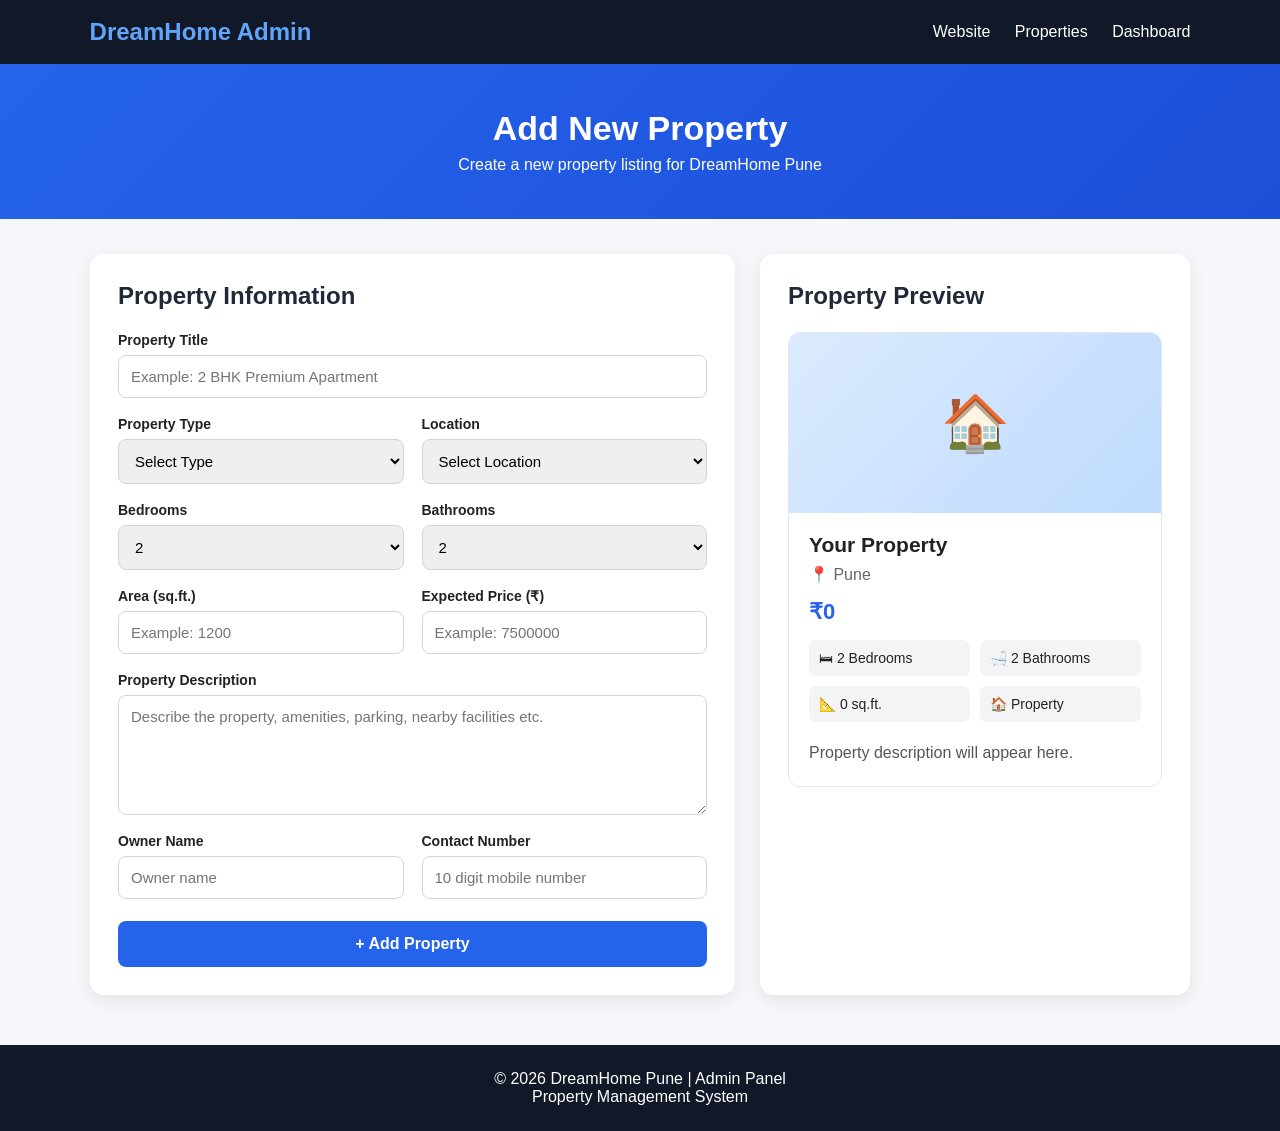
<file: add-property.html>
<!DOCTYPE html>
<html lang="en">
<head>
    <meta charset="UTF-8">
    <meta name="viewport" content="width=device-width, initial-scale=1.0">

    <title>Add Property | DreamHome Pune</title>

    <style>
        * {
            box-sizing: border-box;
            margin: 0;
            padding: 0;
            font-family: Arial, sans-serif;
        }

        body {
            background: #f5f7fa;
            color: #222;
        }

        nav {
            background: #111827;
            color: white;
            padding: 18px 7%;
            display: flex;
            justify-content: space-between;
            align-items: center;
        }

        nav h2 {
            color: #60a5fa;
        }

        nav a {
            color: white;
            text-decoration: none;
            margin-left: 20px;
        }

        nav a:hover {
            color: #60a5fa;
        }

        .hero {
            background: linear-gradient(135deg, #2563eb, #1d4ed8);
            color: white;
            text-align: center;
            padding: 45px 20px;
        }

        .hero h1 {
            font-size: 34px;
            margin-bottom: 8px;
        }

        .hero p {
            font-size: 16px;
        }

        .container {
            width: 88%;
            max-width: 1100px;
            margin: 35px auto;
        }

        .layout {
            display: grid;
            grid-template-columns: 1.5fr 1fr;
            gap: 25px;
        }

        .card {
            background: white;
            padding: 28px;
            border-radius: 14px;
            box-shadow: 0 5px 18px rgba(0,0,0,0.08);
        }

        .card h2 {
            margin-bottom: 22px;
            color: #1f2937;
        }

        .form-grid {
            display: grid;
            grid-template-columns: 1fr 1fr;
            gap: 18px;
        }

        .form-group {
            display: flex;
            flex-direction: column;
        }

        .full {
            grid-column: 1 / -1;
        }

        label {
            font-weight: bold;
            margin-bottom: 7px;
            font-size: 14px;
        }

        input,
        select,
        textarea {
            width: 100%;
            padding: 12px;
            border: 1px solid #d1d5db;
            border-radius: 8px;
            font-size: 15px;
            outline: none;
        }

        input:focus,
        select:focus,
        textarea:focus {
            border-color: #2563eb;
        }

        textarea {
            min-height: 120px;
            resize: vertical;
        }

        .submit-btn {
            margin-top: 22px;
            width: 100%;
            padding: 14px;
            border: none;
            border-radius: 8px;
            background: #2563eb;
            color: white;
            font-size: 16px;
            font-weight: bold;
            cursor: pointer;
        }

        .submit-btn:hover {
            background: #1d4ed8;
        }

        .preview {
            border: 1px solid #e5e7eb;
            border-radius: 12px;
            overflow: hidden;
        }

        .preview-image {
            height: 180px;
            background: linear-gradient(135deg, #dbeafe, #bfdbfe);
            display: flex;
            align-items: center;
            justify-content: center;
            font-size: 55px;
        }

        .preview-content {
            padding: 20px;
        }

        .preview-content h3 {
            font-size: 21px;
            margin-bottom: 8px;
        }

        .location {
            color: #666;
            margin-bottom: 15px;
        }

        .preview-price {
            color: #2563eb;
            font-size: 22px;
            font-weight: bold;
            margin-bottom: 15px;
        }

        .details {
            display: grid;
            grid-template-columns: 1fr 1fr;
            gap: 10px;
            margin-bottom: 18px;
        }

        .detail {
            background: #f3f4f6;
            padding: 10px;
            border-radius: 7px;
            font-size: 14px;
        }

        .preview-description {
            color: #555;
            line-height: 1.6;
        }

        .success {
            display: none;
            margin-top: 18px;
            padding: 14px;
            background: #dcfce7;
            color: #166534;
            border-radius: 8px;
            text-align: center;
        }

        footer {
            margin-top: 50px;
            background: #111827;
            color: white;
            text-align: center;
            padding: 25px;
        }

        @media (max-width: 800px) {

            .layout {
                grid-template-columns: 1fr;
            }

            .form-grid {
                grid-template-columns: 1fr;
            }

            .full {
                grid-column: auto;
            }

            nav {
                flex-direction: column;
                gap: 12px;
            }

            nav a {
                margin: 5px;
            }
        }
    </style>
</head>

<body>

    <nav>

        <h2>DreamHome Admin</h2>

        <div>
            <a href="index.html">Website</a>
            <a href="properties.html">Properties</a>
            <a href="admin-dashboard.html">Dashboard</a>
        </div>

    </nav>


    <section class="hero">

        <h1>Add New Property</h1>

        <p>Create a new property listing for DreamHome Pune</p>

    </section>


    <div class="container">

        <div class="layout">


            <!-- FORM -->

            <div class="card">

                <h2>Property Information</h2>

                <form id="propertyForm">

                    <div class="form-grid">


                        <div class="form-group full">

                            <label>Property Title</label>

                            <input
                                type="text"
                                id="title"
                                placeholder="Example: 2 BHK Premium Apartment"
                                required
                            >

                        </div>


                        <div class="form-group">

                            <label>Property Type</label>

                            <select id="type" required>

                                <option value="">Select Type</option>

                                <option>Apartment</option>
                                <option>Villa</option>
                                <option>Independent House</option>
                                <option>Plot</option>
                                <option>Commercial Property</option>
                                <option>Office</option>

                            </select>

                        </div>


                        <div class="form-group">

                            <label>Location</label>

                            <select id="location" required>

                                <option value="">Select Location</option>

                                <option>Nigdi</option>
                                <option>Pradhikaran</option>
                                <option>Akurdi</option>
                                <option>Chinchwad</option>
                                <option>Pimpri</option>
                                <option>Ravet</option>
                                <option>Tathawade</option>
                                <option>Wakad</option>

                            </select>

                        </div>


                        <div class="form-group">

                            <label>Bedrooms</label>

                            <select id="bedrooms">

                                <option>1</option>
                                <option selected>2</option>
                                <option>3</option>
                                <option>4</option>
                                <option>5+</option>

                            </select>

                        </div>


                        <div class="form-group">

                            <label>Bathrooms</label>

                            <select id="bathrooms">

                                <option>1</option>
                                <option selected>2</option>
                                <option>3</option>
                                <option>4</option>
                                <option>5+</option>

                            </select>

                        </div>


                        <div class="form-group">

                            <label>Area (sq.ft.)</label>

                            <input
                                type="number"
                                id="area"
                                placeholder="Example: 1200"
                                min="100"
                                required
                            >

                        </div>


                        <div class="form-group">

                            <label>Expected Price (₹)</label>

                            <input
                                type="number"
                                id="price"
                                placeholder="Example: 7500000"
                                min="100000"
                                required
                            >

                        </div>


                        <div class="form-group full">

                            <label>Property Description</label>

                            <textarea
                                id="description"
                                placeholder="Describe the property, amenities, parking, nearby facilities etc."
                                required
                            ></textarea>

                        </div>


                        <div class="form-group">

                            <label>Owner Name</label>

                            <input
                                type="text"
                                id="owner"
                                placeholder="Owner name"
                                required
                            >

                        </div>


                        <div class="form-group">

                            <label>Contact Number</label>

                            <input
                                type="tel"
                                id="phone"
                                placeholder="10 digit mobile number"
                                maxlength="10"
                                required
                            >

                        </div>


                    </div>


                    <button type="submit" class="submit-btn">
                        + Add Property
                    </button>


                    <div class="success" id="successMessage">
                        ✓ Property added successfully!
                    </div>

                </form>

            </div>


            <!-- PREVIEW -->

            <div class="card">

                <h2>Property Preview</h2>

                <div class="preview">

                    <div class="preview-image">
                        🏠
                    </div>

                    <div class="preview-content">

                        <h3 id="previewTitle">
                            Your Property
                        </h3>

                        <p class="location" id="previewLocation">
                            📍 Pune
                        </p>

                        <div class="preview-price" id="previewPrice">
                            ₹0
                        </div>


                        <div class="details">

                            <div class="detail">
                                🛏 <span id="previewBedrooms">2</span> Bedrooms
                            </div>

                            <div class="detail">
                                🛁 <span id="previewBathrooms">2</span> Bathrooms
                            </div>

                            <div class="detail">
                                📐 <span id="previewArea">0</span> sq.ft.
                            </div>

                            <div class="detail">
                                🏠 <span id="previewType">Property</span>
                            </div>

                        </div>


                        <p
                            class="preview-description"
                            id="previewDescription"
                        >
                            Property description will appear here.
                        </p>

                    </div>

                </div>

            </div>

        </div>

    </div>


    <footer>

        <p>© 2026 DreamHome Pune | Admin Panel</p>

        <p>Property Management System</p>

    </footer>


    <script>

        const title =
            document.getElementById("title");

        const type =
            document.getElementById("type");

        const location =
            document.getElementById("location");

        const bedrooms =
            document.getElementById("bedrooms");

        const bathrooms =
            document.getElementById("bathrooms");

        const area =
            document.getElementById("area");

        const price =
            document.getElementById("price");

        const description =
            document.getElementById("description");


        function updatePreview() {

            document.getElementById("previewTitle").textContent =
                title.value || "Your Property";

            document.getElementById("previewLocation").textContent =
                location.value
                ? "📍 " + location.value + ", Pune"
                : "📍 Pune";

            document.getElementById("previewType").textContent =
                type.value || "Property";

            document.getElementById("previewBedrooms").textContent =
                bedrooms.value;

            document.getElementById("previewBathrooms").textContent =
                bathrooms.value;

            document.getElementById("previewArea").textContent =
                area.value || "0";

            document.getElementById("previewDescription").textContent =
                description.value ||
                "Property description will appear here.";

            if (price.value) {

                document.getElementById("previewPrice").textContent =
                    "₹" + Number(price.value).toLocaleString("en-IN");

            } else {

                document.getElementById("previewPrice").textContent =
                    "₹0";

            }
        }


        title.addEventListener("input", updatePreview);
        type.addEventListener("change", updatePreview);
        location.addEventListener("change", updatePreview);
        bedrooms.addEventListener("change", updatePreview);
        bathrooms.addEventListener("change", updatePreview);
        area.addEventListener("input", updatePreview);
        price.addEventListener("input", updatePreview);
        description.addEventListener("input", updatePreview);


        document
            .getElementById("propertyForm")
            .addEventListener("submit", function(event) {

                event.preventDefault();

                const phone =
                    document.getElementById("phone").value;

                if (!/^[0-9]{10}$/.test(phone)) {

                    alert("Please enter a valid 10-digit phone number.");

                    return;
                }


                document.getElementById("successMessage")
                    .style.display = "block";


                setTimeout(function() {

                    document.getElementById("successMessage")
                        .style.display = "none";

                }, 3000);

            });

    </script>

</body>
</html>
</file>
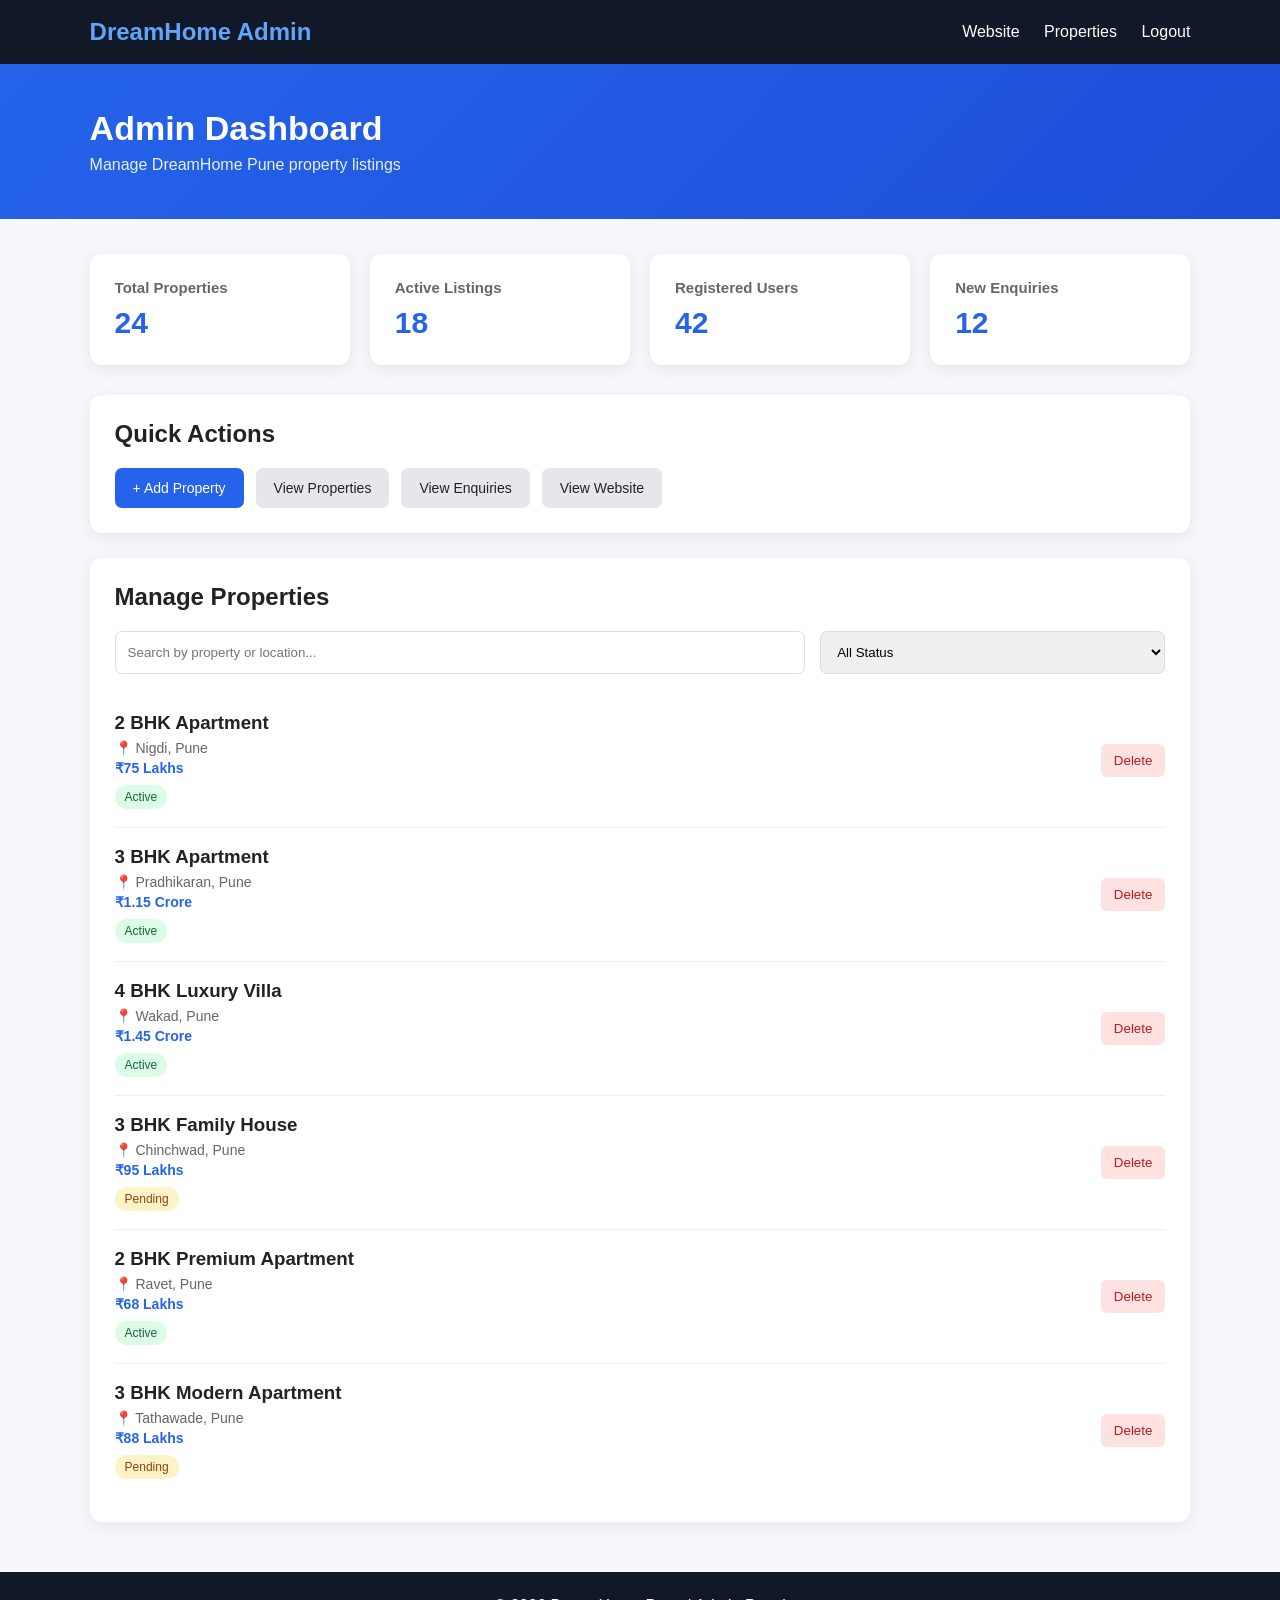
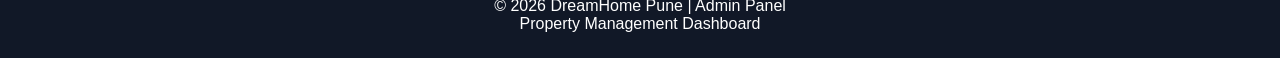
<file: admin-dashboard.html>
<!DOCTYPE html>
<html lang="en">
<head>
    <meta charset="UTF-8">
    <meta name="viewport" content="width=device-width, initial-scale=1.0">
    <title>Admin Dashboard | DreamHome Pune</title>

    <style>
        * {
            box-sizing: border-box;
            margin: 0;
            padding: 0;
            font-family: Arial, sans-serif;
        }

        body {
            background: #f5f7fa;
            color: #222;
        }

        nav {
            background: #111827;
            color: white;
            padding: 18px 7%;
            display: flex;
            justify-content: space-between;
            align-items: center;
        }

        nav h2 {
            color: #60a5fa;
        }

        nav a {
            color: white;
            text-decoration: none;
            margin-left: 20px;
        }

        nav a:hover {
            color: #60a5fa;
        }

        .hero {
            background: linear-gradient(135deg, #2563eb, #1d4ed8);
            color: white;
            padding: 45px 7%;
        }

        .hero h1 {
            font-size: 34px;
            margin-bottom: 8px;
        }

        .hero p {
            opacity: 0.9;
        }

        .container {
            width: 86%;
            max-width: 1200px;
            margin: 35px auto;
        }

        .stats {
            display: grid;
            grid-template-columns: repeat(4, 1fr);
            gap: 20px;
            margin-bottom: 30px;
        }

        .stat-card {
            background: white;
            padding: 25px;
            border-radius: 12px;
            box-shadow: 0 4px 15px rgba(0,0,0,0.07);
        }

        .stat-card h3 {
            color: #666;
            font-size: 15px;
            margin-bottom: 10px;
        }

        .stat-card strong {
            font-size: 30px;
            color: #2563eb;
        }

        .section {
            background: white;
            padding: 25px;
            border-radius: 12px;
            margin-bottom: 25px;
            box-shadow: 0 4px 15px rgba(0,0,0,0.07);
        }

        .section h2 {
            margin-bottom: 20px;
        }

        .actions {
            display: flex;
            gap: 12px;
            flex-wrap: wrap;
        }

        .btn {
            display: inline-block;
            padding: 12px 18px;
            border-radius: 7px;
            text-decoration: none;
            border: none;
            cursor: pointer;
            font-size: 14px;
        }

        .primary {
            background: #2563eb;
            color: white;
        }

        .secondary {
            background: #e5e7eb;
            color: #222;
        }

        .primary:hover {
            background: #1d4ed8;
        }

        .secondary:hover {
            background: #d1d5db;
        }

        .filters {
            display: grid;
            grid-template-columns: 2fr 1fr;
            gap: 15px;
            margin-bottom: 20px;
        }

        .filters input,
        .filters select {
            padding: 12px;
            border: 1px solid #ddd;
            border-radius: 7px;
            outline: none;
        }

        .filters input:focus,
        .filters select:focus {
            border-color: #2563eb;
        }

        .property {
            display: flex;
            justify-content: space-between;
            align-items: center;
            padding: 18px 0;
            border-bottom: 1px solid #eee;
            gap: 15px;
        }

        .property:last-child {
            border-bottom: none;
        }

        .property-info h3 {
            margin-bottom: 6px;
        }

        .property-info p {
            color: #666;
            font-size: 14px;
            margin: 4px 0;
        }

        .price {
            color: #2563eb !important;
            font-weight: bold;
        }

        .status {
            display: inline-block;
            padding: 5px 10px;
            border-radius: 20px;
            font-size: 12px;
            margin-top: 5px;
        }

        .active {
            background: #dcfce7;
            color: #166534;
        }

        .pending {
            background: #fef3c7;
            color: #92400e;
        }

        .delete-btn {
            background: #fee2e2;
            color: #b91c1c;
            border: none;
            padding: 9px 13px;
            border-radius: 6px;
            cursor: pointer;
        }

        .delete-btn:hover {
            background: #fecaca;
        }

        .no-results {
            display: none;
            text-align: center;
            padding: 25px;
            color: #777;
        }

        footer {
            margin-top: 50px;
            background: #111827;
            color: white;
            text-align: center;
            padding: 25px;
        }

        @media (max-width: 800px) {
            .stats {
                grid-template-columns: repeat(2, 1fr);
            }

            .filters {
                grid-template-columns: 1fr;
            }

            .property {
                flex-direction: column;
                align-items: flex-start;
            }
        }

        @media (max-width: 500px) {
            .stats {
                grid-template-columns: 1fr;
            }

            nav {
                flex-direction: column;
                gap: 12px;
            }

            nav a {
                margin: 5px;
            }

            .container {
                width: 92%;
            }
        }
    </style>
</head>

<body>

    <nav>
        <h2>DreamHome Admin</h2>

        <div>
            <a href="index.html">Website</a>
            <a href="properties.html">Properties</a>
            <a href="login.html">Logout</a>
        </div>
    </nav>

    <section class="hero">
        <h1>Admin Dashboard</h1>
        <p>Manage DreamHome Pune property listings</p>
    </section>

    <div class="container">

        <!-- Statistics -->

        <div class="stats">

            <div class="stat-card">
                <h3>Total Properties</h3>
                <strong id="totalProperties">24</strong>
            </div>

            <div class="stat-card">
                <h3>Active Listings</h3>
                <strong id="activeProperties">18</strong>
            </div>

            <div class="stat-card">
                <h3>Registered Users</h3>
                <strong>42</strong>
            </div>

            <div class="stat-card">
                <h3>New Enquiries</h3>
                <strong>12</strong>
            </div>

        </div>

        <!-- Quick Actions -->

        <div class="section">

            <h2>Quick Actions</h2>

            <div class="actions">

                <a href="add-property.html" class="btn primary">
                    + Add Property
                </a>

                <a href="properties.html" class="btn secondary">
                    View Properties
                </a>

                <a href="contact-owner.html" class="btn secondary">
                    View Enquiries
                </a>

                <a href="index.html" class="btn secondary">
                    View Website
                </a>

            </div>

        </div>

        <!-- Property Management -->

        <div class="section">

            <h2>Manage Properties</h2>

            <div class="filters">

                <input
                    type="text"
                    id="searchProperty"
                    placeholder="Search by property or location..."
                    onkeyup="filterProperties()"
                >

                <select id="statusFilter" onchange="filterProperties()">
                    <option value="all">All Status</option>
                    <option value="active">Active</option>
                    <option value="pending">Pending</option>
                </select>

            </div>

            <div id="propertyList">

                <div class="property" data-status="active">

                    <div class="property-info">
                        <h3>2 BHK Apartment</h3>
                        <p>📍 Nigdi, Pune</p>
                        <p class="price">₹75 Lakhs</p>
                        <span class="status active">Active</span>
                    </div>

                    <button class="delete-btn"
                            onclick="deleteProperty(this)">
                        Delete
                    </button>

                </div>

                <div class="property" data-status="active">

                    <div class="property-info">
                        <h3>3 BHK Apartment</h3>
                        <p>📍 Pradhikaran, Pune</p>
                        <p class="price">₹1.15 Crore</p>
                        <span class="status active">Active</span>
                    </div>

                    <button class="delete-btn"
                            onclick="deleteProperty(this)">
                        Delete
                    </button>

                </div>

                <div class="property" data-status="active">

                    <div class="property-info">
                        <h3>4 BHK Luxury Villa</h3>
                        <p>📍 Wakad, Pune</p>
                        <p class="price">₹1.45 Crore</p>
                        <span class="status active">Active</span>
                    </div>

                    <button class="delete-btn"
                            onclick="deleteProperty(this)">
                        Delete
                    </button>

                </div>

                <div class="property" data-status="pending">

                    <div class="property-info">
                        <h3>3 BHK Family House</h3>
                        <p>📍 Chinchwad, Pune</p>
                        <p class="price">₹95 Lakhs</p>
                        <span class="status pending">Pending</span>
                    </div>

                    <button class="delete-btn"
                            onclick="deleteProperty(this)">
                        Delete
                    </button>

                </div>

                <div class="property" data-status="active">

                    <div class="property-info">
                        <h3>2 BHK Premium Apartment</h3>
                        <p>📍 Ravet, Pune</p>
                        <p class="price">₹68 Lakhs</p>
                        <span class="status active">Active</span>
                    </div>

                    <button class="delete-btn"
                            onclick="deleteProperty(this)">
                        Delete
                    </button>

                </div>

                <div class="property" data-status="pending">

                    <div class="property-info">
                        <h3>3 BHK Modern Apartment</h3>
                        <p>📍 Tathawade, Pune</p>
                        <p class="price">₹88 Lakhs</p>
                        <span class="status pending">Pending</span>
                    </div>

                    <button class="delete-btn"
                            onclick="deleteProperty(this)">
                        Delete
                    </button>

                </div>

            </div>

            <div class="no-results" id="noResults">
                No properties found.
            </div>

        </div>

    </div>

    <footer>
        <p>© 2026 DreamHome Pune | Admin Panel</p>
        <p>Property Management Dashboard</p>
    </footer>


    <script>

        function filterProperties() {

            const search =
                document.getElementById("searchProperty")
                .value.toLowerCase();

            const status =
                document.getElementById("statusFilter")
                .value;

            const properties =
                document.querySelectorAll(".property");

            let visible = 0;

            properties.forEach(function(property) {

                const text =
                    property.innerText.toLowerCase();

                const propertyStatus =
                    property.dataset.status;

                const searchMatch =
                    text.includes(search);

                const statusMatch =
                    status === "all" ||
                    propertyStatus === status;

                if (searchMatch && statusMatch) {

                    property.style.display = "flex";
                    visible++;

                } else {

                    property.style.display = "none";

                }

            });

            document.getElementById("noResults").style.display =
                visible === 0 ? "block" : "none";
        }


        function deleteProperty(button) {

            const property =
                button.closest(".property");

            const confirmDelete =
                confirm("Are you sure you want to delete this property?");

            if (confirmDelete) {

                property.remove();

                updatePropertyCount();

                filterProperties();

            }
        }


        function updatePropertyCount() {

            const remaining =
                document.querySelectorAll(".property").length;

            document.getElementById("totalProperties").textContent =
                remaining;
        }

    </script>

</body>
</html>
</file>
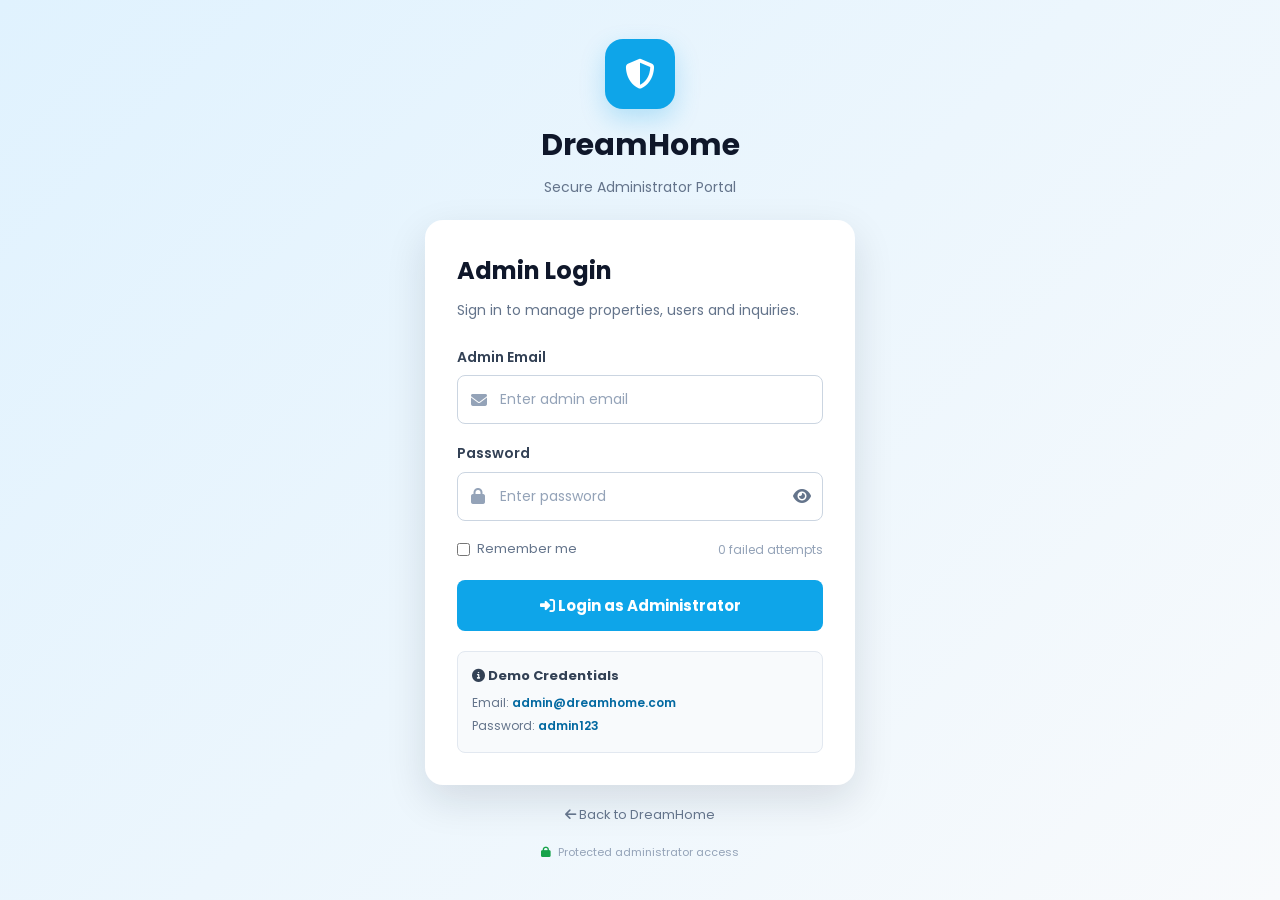
<file: admin-login.html>
<!DOCTYPE html>
<html lang="en">

<head>

    <meta charset="UTF-8">

    <meta name="viewport"
        content="width=device-width, initial-scale=1.0">

    <title>Admin Login | DreamHome</title>

    <link rel="stylesheet" href="style.css">

    <link rel="stylesheet"
        href="https://cdnjs.cloudflare.com/ajax/libs/font-awesome/6.5.2/css/all.min.css">

    <style>

        * {
            box-sizing: border-box;
        }


        body {

            margin: 0;

            min-height: 100vh;

            background:
                linear-gradient(
                    135deg,
                    #e0f2fe,
                    #f8fafc
                );

            font-family: Arial, sans-serif;

        }


        /* =========================
           LOGIN PAGE
        ========================= */

        .admin-login-page {

            min-height: 100vh;

            display: flex;

            justify-content: center;

            align-items: center;

            padding: 25px;

        }


        .login-container {

            width: 100%;

            max-width: 430px;

        }


        /* =========================
           BRAND
        ========================= */

        .brand {

            text-align: center;

            margin-bottom: 22px;

        }


        .brand-icon {

            width: 70px;

            height: 70px;

            margin: 0 auto 12px;

            border-radius: 18px;

            display: flex;

            align-items: center;

            justify-content: center;

            background: #0ea5e9;

            color: white;

            font-size: 30px;

            box-shadow:
                0 10px 25px rgba(
                    14,
                    165,
                    233,
                    0.25
                );

        }


        .brand h1 {

            color: #0f172a;

            font-size: 30px;

            margin-bottom: 7px;

        }


        .brand p {

            color: #64748b;

            font-size: 14px;

        }


        /* =========================
           CARD
        ========================= */

        .login-card {

            background: white;

            padding: 32px;

            border-radius: 18px;

            box-shadow:
                0 15px 40px rgba(
                    15,
                    23,
                    42,
                    0.12
                );

        }


        .login-card h2 {

            color: #0f172a;

            margin-bottom: 8px;

        }


        .login-subtitle {

            color: #64748b;

            font-size: 14px;

            margin-bottom: 25px;

        }


        /* =========================
           FORM
        ========================= */

        .form-group {

            margin-bottom: 18px;

        }


        .form-group label {

            display: block;

            color: #334155;

            font-weight: 600;

            margin-bottom: 7px;

            font-size: 14px;

        }


        .input-wrapper {

            position: relative;

        }


        .input-wrapper > i {

            position: absolute;

            left: 14px;

            top: 50%;

            transform: translateY(-50%);

            color: #94a3b8;

        }


        .input-wrapper input {

            width: 100%;

            padding: 13px 42px;

            border:
                1px solid #cbd5e1;

            border-radius: 8px;

            outline: none;

            font-size: 14px;

        }


        .input-wrapper input:focus {

            border-color: #0ea5e9;

            box-shadow:
                0 0 0 3px rgba(
                    14,
                    165,
                    233,
                    0.10
                );

        }


        .password-toggle {

            position: absolute;

            right: 12px;

            top: 50%;

            transform: translateY(-50%);

            border: none;

            background: transparent;

            color: #64748b;

            cursor: pointer;

            font-size: 16px;

        }


        .password-toggle:hover {

            color: #0ea5e9;

        }


        /* =========================
           REMEMBER
        ========================= */

        .remember-row {

            display: flex;

            align-items: center;

            justify-content: space-between;

            gap: 10px;

            margin: 5px 0 20px;

        }


        .remember-label {

            display: flex;

            align-items: center;

            gap: 7px;

            color: #64748b;

            font-size: 13px;

            cursor: pointer;

        }


        .remember-label input {

            accent-color: #0ea5e9;

        }


        /* =========================
           MESSAGES
        ========================= */

        .message {

            display: none;

            padding: 12px;

            border-radius: 8px;

            margin-bottom: 17px;

            font-size: 13px;

            line-height: 1.5;

        }


        .error-message {

            background: #fee2e2;

            color: #b91c1c;

            border:
                1px solid #fecaca;

        }


        .warning-message {

            background: #fef3c7;

            color: #92400e;

            border:
                1px solid #fde68a;

        }


        .success-message {

            background: #dcfce7;

            color: #15803d;

            border:
                1px solid #bbf7d0;

        }


        /* =========================
           LOGIN BUTTON
        ========================= */

        .login-btn {

            width: 100%;

            padding: 14px;

            border: none;

            border-radius: 8px;

            background: #0ea5e9;

            color: white;

            font-size: 15px;

            font-weight: 700;

            cursor: pointer;

            transition:
                background 0.2s ease;

        }


        .login-btn:hover {

            background: #0284c7;

        }


        .login-btn:disabled {

            background: #94a3b8;

            cursor: not-allowed;

        }


        /* =========================
           DEMO INFO
        ========================= */

        .demo-info {

            margin-top: 20px;

            padding: 14px;

            border-radius: 8px;

            background: #f8fafc;

            border:
                1px solid #e2e8f0;

        }


        .demo-info h4 {

            color: #334155;

            margin-bottom: 7px;

            font-size: 13px;

        }


        .demo-info p {

            color: #64748b;

            font-size: 12px;

            line-height: 1.6;

            margin: 3px 0;

        }


        .demo-info code {

            color: #0369a1;

            font-weight: 600;

        }


        /* =========================
           BACK LINK
        ========================= */

        .back-link {

            display: block;

            text-align: center;

            margin-top: 20px;

            color: #64748b;

            font-size: 13px;

            text-decoration: none;

        }


        .back-link:hover {

            color: #0ea5e9;

        }


        /* =========================
           SECURITY STATUS
        ========================= */

        .security-status {

            text-align: center;

            margin-top: 18px;

            color: #94a3b8;

            font-size: 11px;

        }


        .security-status i {

            color: #16a34a;

            margin-right: 4px;

        }


        /* =========================
           RESPONSIVE
        ========================= */

        @media(max-width: 500px) {

            .login-card {

                padding: 24px;

            }


            .brand h1 {

                font-size: 26px;

            }

        }

    </style>

</head>


<body>


    <main class="admin-login-page">


        <div class="login-container">


            <!-- BRAND -->

            <div class="brand">

                <div class="brand-icon">

                    <i class="fa-solid fa-shield-halved"></i>

                </div>


                <h1>
                    DreamHome
                </h1>


                <p>
                    Secure Administrator Portal
                </p>

            </div>


            <!-- LOGIN CARD -->

            <section class="login-card">


                <h2>
                    Admin Login
                </h2>


                <p class="login-subtitle">

                    Sign in to manage properties,
                    users and inquiries.

                </p>


                <!-- ERROR -->

                <div
                    id="errorMessage"
                    class="message error-message">

                </div>


                <!-- WARNING -->

                <div
                    id="warningMessage"
                    class="message warning-message">

                </div>


                <!-- SUCCESS -->

                <div
                    id="successMessage"
                    class="message success-message">

                </div>


                <!-- FORM -->

                <form id="adminLoginForm">


                    <!-- EMAIL -->

                    <div class="form-group">

                        <label for="email">

                            Admin Email

                        </label>


                        <div class="input-wrapper">

                            <i
                                class="fa-solid fa-envelope">
                            </i>


                            <input
                                type="email"
                                id="email"
                                placeholder="Enter admin email"
                                autocomplete="username"
                                required>

                        </div>

                    </div>


                    <!-- PASSWORD -->

                    <div class="form-group">

                        <label for="password">

                            Password

                        </label>


                        <div class="input-wrapper">

                            <i
                                class="fa-solid fa-lock">
                            </i>


                            <input
                                type="password"
                                id="password"
                                placeholder="Enter password"
                                autocomplete="current-password"
                                required>


                            <button
                                type="button"
                                class="password-toggle"
                                id="togglePassword"
                                aria-label="Show password">

                                <i class="fa-solid fa-eye"></i>

                            </button>

                        </div>

                    </div>


                    <!-- REMEMBER -->

                    <div class="remember-row">


                        <label
                            class="remember-label">

                            <input
                                type="checkbox"
                                id="rememberMe">

                            Remember me

                        </label>


                        <span
                            id="attemptText"
                            style="
                                color:#94a3b8;
                                font-size:12px;
                            ">

                            0 failed attempts

                        </span>


                    </div>


                    <!-- LOGIN -->

                    <button
                        type="submit"
                        class="login-btn"
                        id="loginButton">

                        <i class="fa-solid fa-right-to-bracket"></i>

                        Login as Administrator

                    </button>


                </form>


                <!-- DEMO CREDENTIALS -->

                <div class="demo-info">

                    <h4>

                        <i class="fa-solid fa-circle-info"></i>

                        Demo Credentials

                    </h4>


                    <p>

                        Email:
                        <code>
                            admin@dreamhome.com
                        </code>

                    </p>


                    <p>

                        Password:
                        <code>
                            admin123
                        </code>

                    </p>

                </div>


            </section>


            <!-- BACK -->

            <a
                href="index.html"
                class="back-link">

                <i class="fa-solid fa-arrow-left"></i>

                Back to DreamHome

            </a>


            <div class="security-status">

                <i class="fa-solid fa-lock"></i>

                Protected administrator access

            </div>


        </div>

    </main>


    <script>

        /* =========================
           CONFIGURATION
        ========================= */

        const ADMIN_EMAIL =
            "admin@dreamhome.com";


        const ADMIN_PASSWORD =
            "admin123";


        const MAX_ATTEMPTS =
            5;


        const LOCK_TIME =
            60 * 1000;


        /* =========================
           ELEMENTS
        ========================= */

        const form =
            document.getElementById(
                "adminLoginForm"
            );


        const emailInput =
            document.getElementById(
                "email"
            );


        const passwordInput =
            document.getElementById(
                "password"
            );


        const togglePassword =
            document.getElementById(
                "togglePassword"
            );


        const loginButton =
            document.getElementById(
                "loginButton"
            );


        const errorMessage =
            document.getElementById(
                "errorMessage"
            );


        const warningMessage =
            document.getElementById(
                "warningMessage"
            );


        const successMessage =
            document.getElementById(
                "successMessage"
            );


        const attemptText =
            document.getElementById(
                "attemptText"
            );


        /* =========================
           PASSWORD TOGGLE
        ========================= */

        togglePassword.addEventListener(
            "click",
            function () {


                if (
                    passwordInput.type ===
                    "password"
                ) {

                    passwordInput.type =
                        "text";


                    togglePassword.innerHTML =
                        '<i class="fa-solid fa-eye-slash"></i>';


                    togglePassword
                        .setAttribute(
                            "aria-label",
                            "Hide password"
                        );

                }

                else {

                    passwordInput.type =
                        "password";


                    togglePassword.innerHTML =
                        '<i class="fa-solid fa-eye"></i>';


                    togglePassword
                        .setAttribute(
                            "aria-label",
                            "Show password"
                        );

                }

            }
        );


        /* =========================
           LOAD LOGIN STATE
        ========================= */

        document.addEventListener(
            "DOMContentLoaded",
            function () {

                loadLoginState();

                checkExistingSession();

            }
        );


        function loadLoginState() {


            let attempts =
                Number(
                    localStorage.getItem(
                        "adminLoginAttempts"
                    )
                ) || 0;


            updateAttemptText(
                attempts
            );


            checkLockStatus();

        }


        /* =========================
           EXISTING SESSION
        ========================= */

        function checkExistingSession() {


            let loggedIn =
                localStorage.getItem(
                    "adminLoggedIn"
                );


            if (
                loggedIn === "true"
            ) {


                warningMessage.textContent =
                    "You are already logged in as an administrator. Redirecting to dashboard...";


                warningMessage.style.display =
                    "block";


                setTimeout(
                    function () {

                        window.location.href =
                            "admin-dashboard.html";

                    },
                    1200
                );

            }

        }


        /* =========================
           LOGIN
        ========================= */

        form.addEventListener(
            "submit",
            function (event) {

                event.preventDefault();


                hideMessages();


                if (
                    isLocked()
                ) {

                    showLockMessage();

                    return;

                }


                let email =
                    emailInput.value
                    .trim()
                    .toLowerCase();


                let password =
                    passwordInput.value;


                /* EMAIL VALIDATION */

                if (
                    !isValidEmail(email)
                ) {

                    showError(
                        "Please enter a valid administrator email address."
                    );

                    return;

                }


                /* EMPTY PASSWORD */

                if (
                    password.length === 0
                ) {

                    showError(
                        "Please enter your password."
                    );

                    return;

                }


                /* CHECK CREDENTIALS */

                if (
                    email ===
                    ADMIN_EMAIL &&
                    password ===
                    ADMIN_PASSWORD
                ) {

                    adminLoginSuccess();

                }

                else {

                    adminLoginFailed();

                }

            }
        );


        /* =========================
           SUCCESS
        ========================= */

        function adminLoginSuccess() {


            /*
             * Reset failed attempts.
             */

            localStorage.removeItem(
                "adminLoginAttempts"
            );


            localStorage.removeItem(
                "adminLockUntil"
            );


            /*
             * Create admin session.
             */

            localStorage.setItem(
                "adminLoggedIn",
                "true"
            );


            localStorage.setItem(
                "adminEmail",
                ADMIN_EMAIL
            );


            localStorage.setItem(
                "adminLoginTime",
                new Date().toISOString()
            );


            /*
             * Remember option.
             */

            let remember =
                document.getElementById(
                    "rememberMe"
                ).checked;


            if (remember) {

                localStorage.setItem(
                    "rememberAdmin",
                    "true"
                );

            }

            else {

                localStorage.removeItem(
                    "rememberAdmin"
                );

            }


            successMessage.textContent =
                "Login successful! Redirecting to admin dashboard...";


            successMessage.style.display =
                "block";


            loginButton.disabled =
                true;


            setTimeout(
                function () {

                    window.location.href =
                        "admin-dashboard.html";

                },
                900
            );

        }


        /* =========================
           FAILED LOGIN
        ========================= */

        function adminLoginFailed() {


            let attempts =
                Number(
                    localStorage.getItem(
                        "adminLoginAttempts"
                    )
                ) || 0;


            attempts++;


            localStorage.setItem(
                "adminLoginAttempts",
                attempts
            );


            updateAttemptText(
                attempts
            );


            /*
             * Lock after 5 failed attempts.
             */

            if (
                attempts >=
                MAX_ATTEMPTS
            ) {


                let lockUntil =
                    Date.now() +
                    LOCK_TIME;


                localStorage.setItem(
                    "adminLockUntil",
                    String(
                        lockUntil
                    )
                );


                showLockMessage();


                checkLockStatus();


                return;

            }


            let remaining =
                MAX_ATTEMPTS -
                attempts;


            showError(
                `Invalid admin email or password. ${remaining} attempt(s) remaining.`
            );


            passwordInput.value =
                "";


            passwordInput.focus();

        }


        /* =========================
           LOCK CHECK
        ========================= */

        function isLocked() {


            let lockUntil =
                Number(
                    localStorage.getItem(
                        "adminLockUntil"
                    )
                ) || 0;


            if (
                lockUntil === 0
            ) {

                return false;

            }


            if (
                Date.now() >=
                lockUntil
            ) {

                localStorage.removeItem(
                    "adminLockUntil"
                );


                localStorage.removeItem(
                    "adminLoginAttempts"
                );


                updateAttemptText(
                    0
                );


                enableLogin();

                return false;

            }


            return true;

        }


        /* =========================
           LOCK MESSAGE
        ========================= */

        function showLockMessage() {


            let lockUntil =
                Number(
                    localStorage.getItem(
                        "adminLockUntil"
                    )
                );


            let remaining =
                Math.ceil(
                    (
                        lockUntil -
                        Date.now()
                    ) / 1000
                );


            if (
                remaining < 0
            ) {

                remaining = 0;

            }


            warningMessage.textContent =
                `Too many failed login attempts. Please wait ${remaining} seconds before trying again.`;


            warningMessage.style.display =
                "block";


            disableLogin();

        }


        /* =========================
           CHECK LOCK STATUS
        ========================= */

        function checkLockStatus() {


            if (
                !isLocked()
            ) {

                return;

            }


            disableLogin();


            updateLockCountdown();

        }


        function updateLockCountdown() {


            if (
                !isLocked()
            ) {

                hideMessages();

                enableLogin();

                return;

            }


            showLockMessage();


            setTimeout(
                updateLockCountdown,
                1000
            );

        }


        /* =========================
           ENABLE / DISABLE
        ========================= */

        function disableLogin() {


            loginButton.disabled =
                true;


            emailInput.disabled =
                true;


            passwordInput.disabled =
                true;


            document.getElementById(
                "rememberMe"
            ).disabled =
                true;

        }


        function enableLogin() {


            loginButton.disabled =
                false;


            emailInput.disabled =
                false;


            passwordInput.disabled =
                false;


            document.getElementById(
                "rememberMe"
            ).disabled =
                false;

        }


        /* =========================
           ATTEMPT COUNTER
        ========================= */

        function updateAttemptText(
            attempts
        ) {


            attemptText.textContent =
                `${attempts} failed attempt${
                    attempts === 1
                    ? ""
                    : "s"
                }`;

        }


        /* =========================
           VALIDATION
        ========================= */

        function isValidEmail(
            email
        ) {

            return /^[^\s@]+@[^\s@]+\.[^\s@]+$/
                .test(email);

        }


        /* =========================
           MESSAGES
        ========================= */

        function hideMessages() {

            errorMessage.style.display =
                "none";


            warningMessage.style.display =
                "none";


            successMessage.style.display =
                "none";

        }


        function showError(
            message
        ) {

            errorMessage.textContent =
                message;


            errorMessage.style.display =
                "block";

        }

    </script>

</body>

</html>
</file>
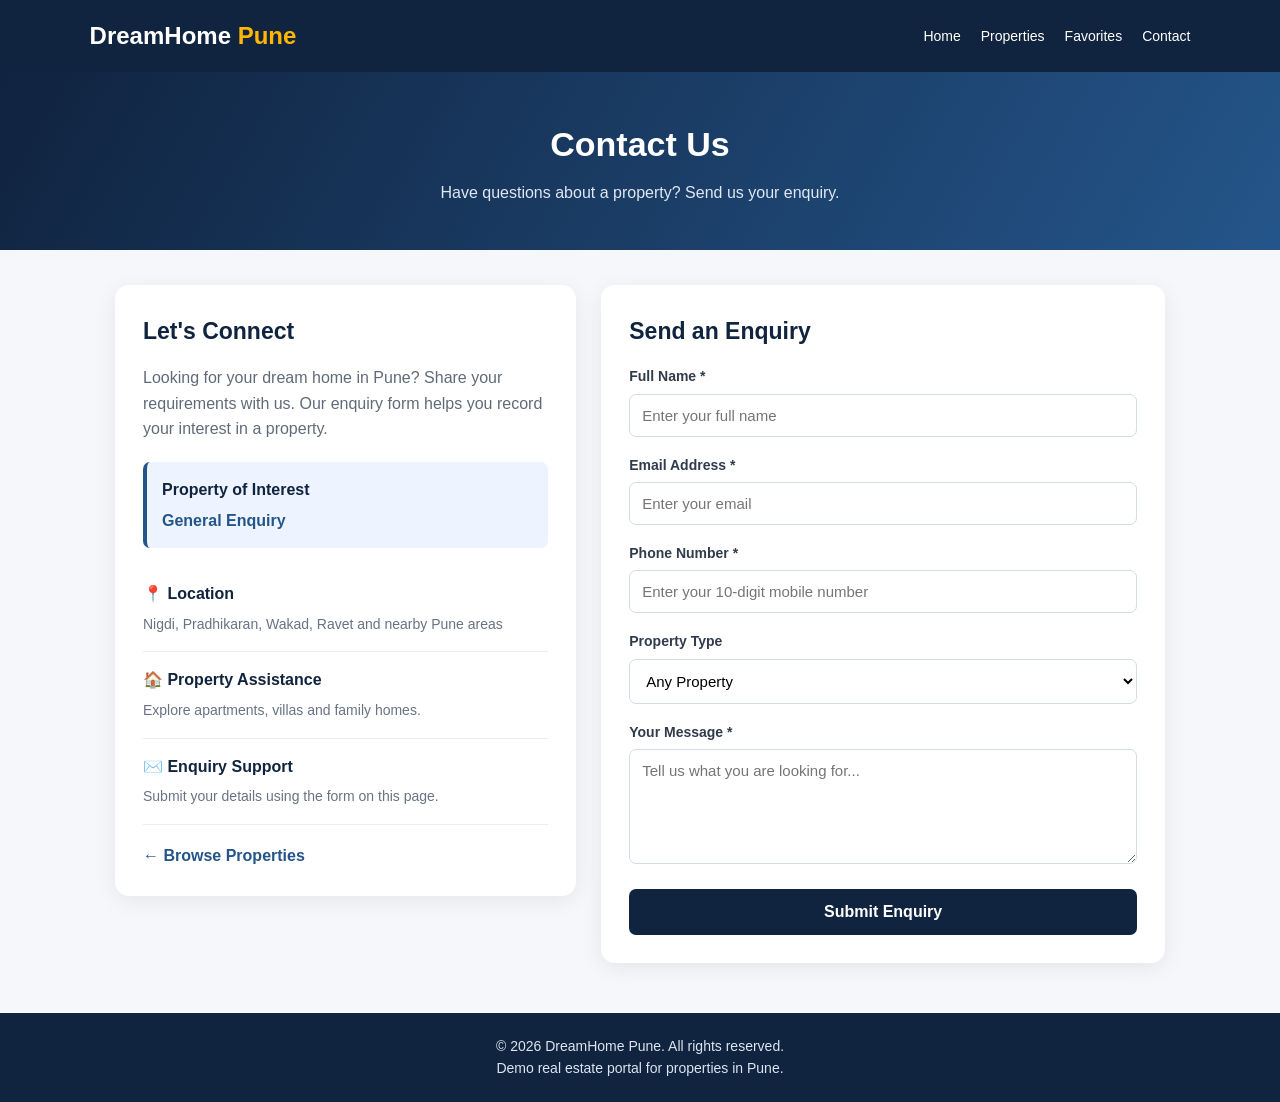
<file: contact-owner.html>
<!DOCTYPE html>
<html lang="en">
<head>
  <meta charset="UTF-8">
  <meta name="viewport" content="width=device-width, initial-scale=1.0">
  <title>Contact Owner | DreamHome Pune</title>

  <style>
    * {
      margin: 0;
      padding: 0;
      box-sizing: border-box;
      font-family: Arial, sans-serif;
    }

    body {
      background: #f5f7fb;
      color: #222;
      line-height: 1.6;
    }

    header {
      background: #10233f;
      color: white;
      padding: 17px 7%;
      display: flex;
      justify-content: space-between;
      align-items: center;
      gap: 15px;
      flex-wrap: wrap;
    }

    .logo {
      color: white;
      text-decoration: none;
      font-size: 24px;
      font-weight: bold;
    }

    .logo span {
      color: #ffb703;
    }

    nav {
      display: flex;
      gap: 20px;
      flex-wrap: wrap;
    }

    nav a {
      color: white;
      text-decoration: none;
      font-size: 14px;
    }

    nav a:hover {
      color: #ffb703;
    }

    .hero {
      background: linear-gradient(120deg, #10233f, #24558a);
      color: white;
      text-align: center;
      padding: 45px 20px;
    }

    .hero h1 {
      font-size: 34px;
      margin-bottom: 8px;
    }

    .hero p {
      color: #e0e8f4;
    }

    .container {
      width: min(1050px, 90%);
      margin: 35px auto 50px;
      display: grid;
      grid-template-columns: 0.9fr 1.1fr;
      gap: 25px;
      align-items: start;
    }

    .info-card,
    .form-card {
      background: white;
      padding: 28px;
      border-radius: 14px;
      box-shadow: 0 5px 22px rgba(0, 0, 0, 0.07);
    }

    h2 {
      color: #10233f;
      margin-bottom: 15px;
      font-size: 23px;
    }

    .info-card > p {
      color: #606b78;
      margin-bottom: 20px;
    }

    .info-item {
      padding: 15px 0;
      border-bottom: 1px solid #e9edf2;
    }

    .info-item:last-child {
      border-bottom: none;
    }

    .info-item strong {
      display: block;
      color: #10233f;
      margin-bottom: 4px;
    }

    .info-item span {
      color: #687383;
      font-size: 14px;
    }

    .property-box {
      background: #edf4ff;
      border-left: 4px solid #24558a;
      padding: 15px;
      border-radius: 7px;
      margin: 18px 0;
    }

    .property-box strong {
      display: block;
      color: #10233f;
      margin-bottom: 5px;
    }

    #selectedProperty {
      color: #24558a;
      font-weight: bold;
    }

    .form-group {
      margin-bottom: 17px;
    }

    label {
      display: block;
      font-weight: bold;
      margin-bottom: 6px;
      color: #303b4b;
      font-size: 14px;
    }

    input,
    textarea,
    select {
      width: 100%;
      padding: 12px;
      border: 1px solid #d5dce5;
      border-radius: 7px;
      font-size: 15px;
      outline: none;
      background: white;
    }

    input:focus,
    textarea:focus,
    select:focus {
      border-color: #24558a;
      box-shadow: 0 0 0 2px rgba(36, 85, 138, 0.1);
    }

    textarea {
      resize: vertical;
      min-height: 115px;
    }

    .submit-btn {
      width: 100%;
      background: #10233f;
      color: white;
      border: none;
      padding: 14px;
      border-radius: 7px;
      cursor: pointer;
      font-size: 16px;
      font-weight: bold;
      transition: 0.2s;
    }

    .submit-btn:hover {
      background: #24558a;
    }

    .success-message {
      display: none;
      background: #e7f8ed;
      color: #176534;
      border: 1px solid #b9e7c7;
      border-radius: 8px;
      padding: 15px;
      margin-bottom: 18px;
    }

    .back-link {
      display: inline-block;
      margin-top: 18px;
      color: #24558a;
      text-decoration: none;
      font-weight: bold;
    }

    footer {
      text-align: center;
      padding: 22px;
      background: #10233f;
      color: #dce5f0;
      font-size: 14px;
    }

    @media (max-width: 750px) {
      header {
        justify-content: center;
        text-align: center;
      }

      nav {
        justify-content: center;
      }

      .container {
        grid-template-columns: 1fr;
      }

      .hero h1 {
        font-size: 28px;
      }

      .info-card,
      .form-card {
        padding: 22px;
      }
    }
  </style>
</head>

<body>

  <header>
    <a href="index.html" class="logo">DreamHome <span>Pune</span></a>

    <nav>
      <a href="index.html">Home</a>
      <a href="properties.html">Properties</a>
      <a href="favorites.html">Favorites</a>
      <a href="contact-owner.html">Contact</a>
    </nav>
  </header>

  <section class="hero">
    <h1>Contact Us</h1>
    <p>Have questions about a property? Send us your enquiry.</p>
  </section>

  <main class="container">

    <section class="info-card">
      <h2>Let's Connect</h2>
      <p>
        Looking for your dream home in Pune? Share your requirements with us.
        Our enquiry form helps you record your interest in a property.
      </p>

      <div class="property-box">
        <strong>Property of Interest</strong>
        <span id="selectedProperty">General Enquiry</span>
      </div>

      <div class="info-item">
        <strong>📍 Location</strong>
        <span>Nigdi, Pradhikaran, Wakad, Ravet and nearby Pune areas</span>
      </div>

      <div class="info-item">
        <strong>🏠 Property Assistance</strong>
        <span>Explore apartments, villas and family homes.</span>
      </div>

      <div class="info-item">
        <strong>✉️ Enquiry Support</strong>
        <span>Submit your details using the form on this page.</span>
      </div>

      <a href="properties.html" class="back-link">← Browse Properties</a>
    </section>

    <section class="form-card">
      <h2>Send an Enquiry</h2>

      <div id="successMessage" class="success-message" role="status" aria-live="polite"></div>

      <form id="enquiryForm">
        <div class="form-group">
          <label for="name">Full Name *</label>
          <input
            type="text"
            id="name"
            name="name"
            placeholder="Enter your full name"
            autocomplete="name"
            required
            maxlength="100"
          >
        </div>

        <div class="form-group">
          <label for="email">Email Address *</label>
          <input
            type="email"
            id="email"
            name="email"
            placeholder="Enter your email"
            autocomplete="email"
            required
          >
        </div>

        <div class="form-group">
          <label for="phone">Phone Number *</label>
          <input
            type="tel"
            id="phone"
            name="phone"
            placeholder="Enter your 10-digit mobile number"
            autocomplete="tel"
            inputmode="numeric"
            pattern="[6-9][0-9]{9}"
            title="Enter a valid 10-digit Indian mobile number"
            required
          >
        </div>

        <div class="form-group">
          <label for="property">Property Type</label>
          <select id="property" name="propertyType">
            <option value="Any Property">Any Property</option>
            <option value="Apartment">Apartment</option>
            <option value="Villa">Villa</option>
            <option value="House">House</option>
          </select>
        </div>

        <div class="form-group">
          <label for="message">Your Message *</label>
          <textarea
            id="message"
            name="message"
            placeholder="Tell us what you are looking for..."
            required
            maxlength="1000"
          ></textarea>
        </div>

        <button type="submit" class="submit-btn">Submit Enquiry</button>
      </form>
    </section>

  </main>

  <footer>
    <p>© 2026 DreamHome Pune. All rights reserved.</p>
    <p>Demo real estate portal for properties in Pune.</p>
  </footer>

  <script>
    const properties = {
      nigdi: {
        title: "2 BHK Apartment - Nigdi",
        type: "Apartment",
        price: "₹75 Lakhs"
      },
      pradhikaran: {
        title: "3 BHK Premium Apartment - Pradhikaran",
        type: "Apartment",
        price: "₹1.15 Crore"
      },
      wakad: {
        title: "4 BHK Luxury Villa - Wakad",
        type: "Villa",
        price: "₹1.45 Crore"
      },
      ravet: {
        title: "2 BHK Premium Apartment - Ravet",
        type: "Apartment",
        price: "₹68 Lakhs"
      },
      chinchwad: {
        title: "3 BHK Family House - Chinchwad",
        type: "House",
        price: "₹95 Lakhs"
      },
      tathawade: {
        title: "3 BHK Modern Apartment - Tathawade",
        type: "Apartment",
        price: "₹88 Lakhs"
      }
    };

    const params = new URLSearchParams(window.location.search);
    const propertyId = params.get("id");
    const selected = properties[propertyId];

    const propertyDisplay = document.getElementById("selectedProperty");
    const propertySelect = document.getElementById("property");
    const messageField = document.getElementById("message");

    if (selected) {
      propertyDisplay.textContent =
        selected.title + " | " + selected.price;

      propertySelect.value = selected.type;

      messageField.value =
        "I am interested in " + selected.title +
        " (" + selected.price + "). Please share more details.";
    } else {
      propertyDisplay.textContent = "General Enquiry";
    }

    document.getElementById("enquiryForm").addEventListener("submit", function (event) {
      event.preventDefault();

      const form = event.currentTarget;

      if (!form.checkValidity()) {
        form.reportValidity();
        return;
      }

      const name = document.getElementById("name").value.trim();
      const successMessage = document.getElementById("successMessage");

      successMessage.textContent =
        "Thank you, " + name +
        "! Your demo enquiry has been recorded on this page. " +
        "No email has been sent because this website does not have a backend.";

      successMessage.style.display = "block";
      successMessage.scrollIntoView({
        behavior: "smooth",
        block: "center"
      });

      form.reset();

      if (selected) {
        propertySelect.value = selected.type;
        messageField.value =
          "I am interested in " + selected.title +
          " (" + selected.price + "). Please share more details.";
      }
    });
  </script>

</body>
</html>
</file>
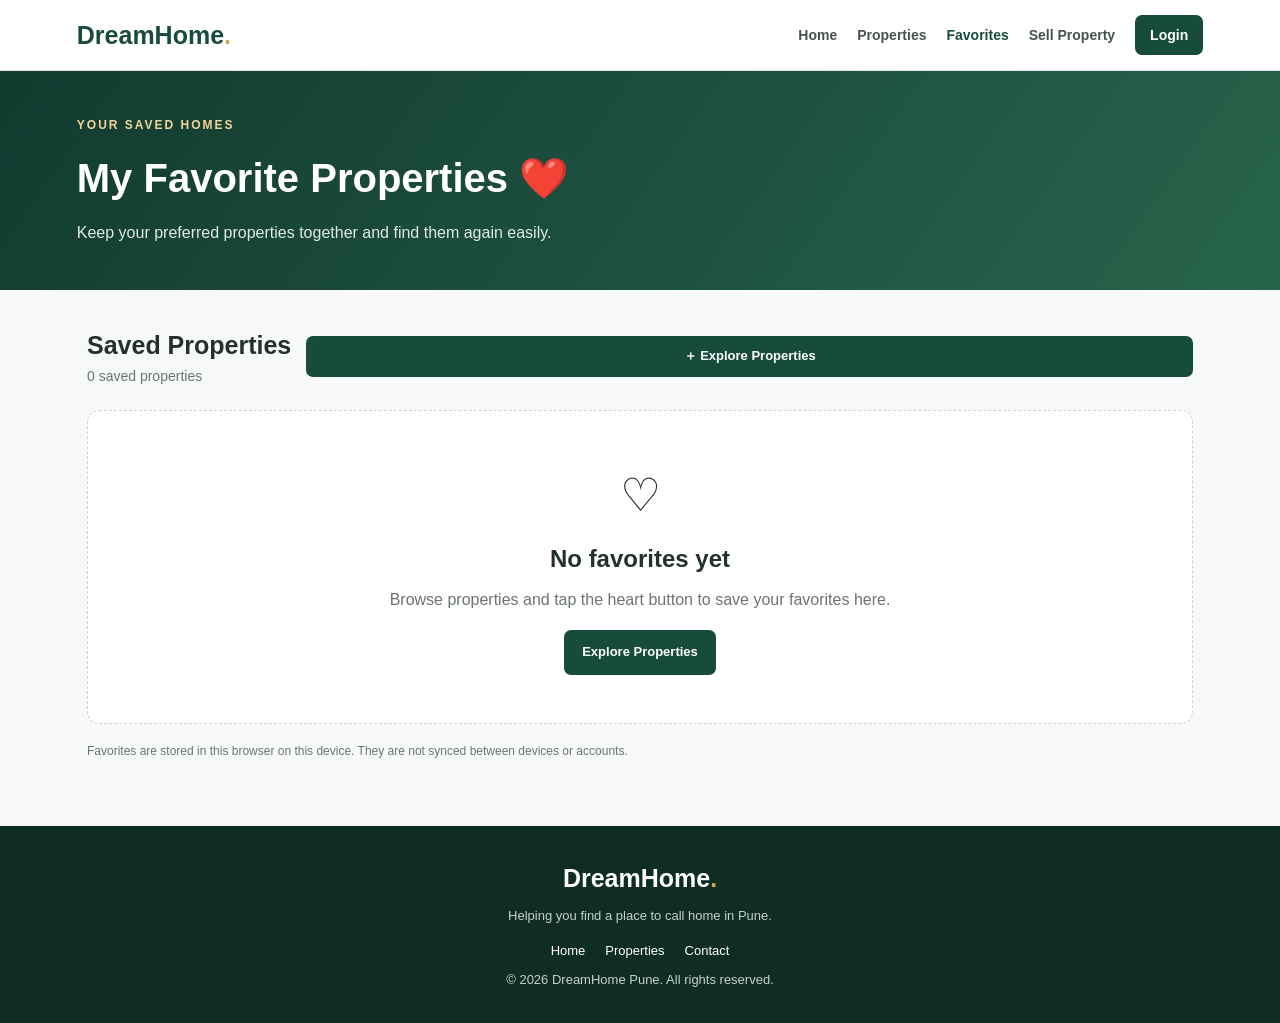
<file: favorites.html>
<!DOCTYPE html>
<html lang="en">
<head>
  <meta charset="UTF-8">
  <meta name="viewport" content="width=device-width, initial-scale=1.0">
  <title>My Favorites | DreamHome Pune</title>
  <style>
    * { box-sizing: border-box; margin: 0; padding: 0; }
    :root {
      --green: #174c3c;
      --light: #eaf4ef;
      --gold: #d7a64a;
      --text: #24312b;
      --muted: #6b756f;
      --border: #e2e8e4;
    }
    body {
      font-family: Arial, Helvetica, sans-serif;
      color: var(--text);
      background: #f7f9f7;
      line-height: 1.6;
    }
    a { text-decoration: none; color: inherit; }
    button { font: inherit; cursor: pointer; }
    .navbar {
      padding: 15px 6%;
      display: flex;
      justify-content: space-between;
      align-items: center;
      gap: 18px;
      flex-wrap: wrap;
      background: white;
      border-bottom: 1px solid var(--border);
    }
    .logo { font-size: 25px; font-weight: 800; color: var(--green); }
    .logo span { color: var(--gold); }
    .nav-links { display: flex; gap: 20px; align-items: center; flex-wrap: wrap; }
    .nav-links a { font-size: 14px; font-weight: 600; color: #46534c; }
    .nav-links a.active { color: var(--green); }
    .nav-links .login {
      background: var(--green); color: white; padding: 9px 15px; border-radius: 7px;
    }
    .hero {
      padding: 45px 6%;
      background: linear-gradient(125deg, #123b30, #28644c);
      color: white;
    }
    .hero-inner { max-width: 1150px; margin: auto; }
    .eyebrow { color: #f3d49a; text-transform: uppercase; letter-spacing: 2px; font-size: 12px; font-weight: 700; }
    .hero h1 { font-size: clamp(29px, 4vw, 40px); margin: 10px 0; }
    .hero p { color: #e0ebe4; }
    .container { max-width: 1150px; margin: 35px auto 65px; padding: 0 22px; }
    .heading-row {
      display: flex; justify-content: space-between; align-items: center;
      flex-wrap: wrap; gap: 15px; margin-bottom: 22px;
    }
    .heading-row h2 { font-size: 25px; }
    .count { font-size: 14px; color: var(--muted); }
    .grid { display: grid; grid-template-columns: repeat(3, minmax(0, 1fr)); gap: 22px; }
    .card {
      background: white; border: 1px solid var(--border); border-radius: 12px;
      overflow: hidden; display: flex; flex-direction: column;
    }
    .visual {
      min-height: 155px; display: flex; flex-direction: column;
      align-items: center; justify-content: center; gap: 6px;
      background: linear-gradient(135deg, #dfece4, #b8d0c1);
    }
    .visual.villa { background: linear-gradient(135deg, #f0e6d5, #d9c3a0); }
    .visual.house { background: linear-gradient(135deg, #e2e8f4, #bac9e0); }
    .visual span { font-size: 48px; }
    .visual small { font-size: 11px; font-weight: 700; color: #254c3b; letter-spacing: 1px; }
    .content { padding: 18px; display: flex; flex-direction: column; flex: 1; }
    .type { color: var(--green); font-size: 11px; text-transform: uppercase; letter-spacing: 1px; font-weight: 800; }
    .content h3 { font-size: 18px; margin: 5px 0; }
    .location { font-size: 13px; color: var(--muted); }
    .price { font-size: 23px; color: var(--green); font-weight: 800; margin: 12px 0; }
    .features { display: flex; gap: 7px; flex-wrap: wrap; margin-bottom: 17px; }
    .features span { font-size: 12px; padding: 5px 8px; background: #f4f7f4; border-radius: 5px; color: #59665e; }
    .actions { display: flex; gap: 9px; margin-top: auto; }
    .btn {
      border: 0; border-radius: 7px; padding: 10px 12px; font-size: 13px;
      font-weight: 700; text-align: center; display: inline-flex;
      justify-content: center; align-items: center;
    }
    .btn-primary { background: var(--green); color: white; flex: 1; }
    .btn-remove { background: #fff0ee; color: #a12e26; }
    .empty {
      background: white; border: 1px dashed #c9d5cd; border-radius: 12px;
      text-align: center; padding: 48px 20px;
    }
    .empty .icon { font-size: 46px; }
    .empty h2 { margin: 8px 0; }
    .empty p { color: var(--muted); margin-bottom: 18px; }
    .empty .btn { background: var(--green); color: white; padding: 12px 18px; }
    .notice { margin-top: 18px; font-size: 12px; color: var(--muted); }
    .hidden { display: none !important; }
    footer { background: #102d24; color: white; text-align: center; padding: 32px 6%; }
    footer p { color: #c3d2ca; font-size: 13px; margin-top: 8px; }
    .footer-links { display: flex; justify-content: center; gap: 20px; flex-wrap: wrap; margin-top: 14px; font-size: 13px; }
    @media (max-width: 850px) { .grid { grid-template-columns: repeat(2, minmax(0, 1fr)); } }
    @media (max-width: 580px) {
      .navbar { padding: 14px 5%; }
      .nav-links { gap: 12px; }
      .nav-links a { font-size: 12px; }
      .container { padding: 0 15px; }
      .grid { grid-template-columns: 1fr; }
      .hero { padding: 35px 5%; }
    }
  </style>
</head>
<body>
  <nav class="navbar">
    <a href="index.html" class="logo">DreamHome<span>.</span></a>
    <div class="nav-links">
      <a href="index.html">Home</a>
      <a href="properties.html">Properties</a>
      <a href="favorites.html" class="active">Favorites</a>
      <a href="add-property.html">Sell Property</a>
      <a href="login.html" class="login">Login</a>
    </div>
  </nav>

  <header class="hero">
    <div class="hero-inner">
      <div class="eyebrow">Your saved homes</div>
      <h1>My Favorite Properties ❤️</h1>
      <p>Keep your preferred properties together and find them again easily.</p>
    </div>
  </header>

  <main class="container">
    <div class="heading-row">
      <div>
        <h2>Saved Properties</h2>
        <p class="count" id="favoriteCount" aria-live="polite">Loading favorites...</p>
      </div>
      <a href="properties.html" class="btn btn-primary">＋ Explore Properties</a>
    </div>

    <div class="grid" id="favoritesGrid"></div>

    <section class="empty hidden" id="emptyState">
      <div class="icon">♡</div>
      <h2>No favorites yet</h2>
      <p>Browse properties and tap the heart button to save your favorites here.</p>
      <a href="properties.html" class="btn">Explore Properties</a>
    </section>

    <p class="notice">
      Favorites are stored in this browser on this device. They are not synced
      between devices or accounts.
    </p>
  </main>

  <footer>
    <a href="index.html" class="logo" style="color:white">DreamHome<span>.</span></a>
    <p>Helping you find a place to call home in Pune.</p>
    <div class="footer-links">
      <a href="index.html">Home</a>
      <a href="properties.html">Properties</a>
      <a href="contact-owner.html">Contact</a>
    </div>
    <p>© 2026 DreamHome Pune. All rights reserved.</p>
  </footer>

  <script>
    const STORAGE_KEY = "dreamhomeFavorites";

    // This catalogue must use the same IDs as properties.html.
    const catalogue = {
      nigdi: {
        id: "nigdi", type: "Apartment", title: "2 BHK Apartment",
        location: "Nigdi, Pimpri-Chinchwad", price: "₹75 Lakhs",
        icon: "🏢", visual: "", features: ["2 Bedrooms", "2 Bathrooms", "Ready to Move"]
      },
      pradhikaran: {
        id: "pradhikaran", type: "Apartment", title: "3 BHK Premium Apartment",
        location: "Pradhikaran, Pune", price: "₹1.15 Crore",
        icon: "🏙️", visual: "", features: ["3 Bedrooms", "3 Bathrooms", "Ready to Move"]
      },
      wakad: {
        id: "wakad", type: "Villa", title: "4 BHK Luxury Villa",
        location: "Wakad, Pune", price: "₹1.45 Crore",
        icon: "🏡", visual: "villa", features: ["4 Bedrooms", "4 Bathrooms", "Private Parking"]
      },
      ravet: {
        id: "ravet", type: "Apartment", title: "2 BHK Premium Apartment",
        location: "Ravet, Pune", price: "₹68 Lakhs",
        icon: "🏢", visual: "", features: ["2 Bedrooms", "Lift", "Parking & Security"]
      },
      chinchwad: {
        id: "chinchwad", type: "Independent House", title: "3 BHK Family House",
        location: "Chinchwad, Pune", price: "₹95 Lakhs",
        icon: "🏠", visual: "house", features: ["3 Bedrooms", "2 Bathrooms", "Independent House"]
      },
      tathawade: {
        id: "tathawade", type: "Apartment", title: "3 BHK Modern Apartment",
        location: "Tathawade, Pune", price: "₹88 Lakhs",
        icon: "🏬", visual: "", features: ["3 Bedrooms", "2 Bathrooms", "New Construction"]
      }
    };

    const grid = document.getElementById("favoritesGrid");
    const count = document.getElementById("favoriteCount");
    const empty = document.getElementById("emptyState");

    function getFavorites() {
      try {
        const value = JSON.parse(localStorage.getItem(STORAGE_KEY) || "[]");
        if (!Array.isArray(value)) return [];
        return [...new Set(value.filter(id =>
          typeof id === "string" && Object.prototype.hasOwnProperty.call(catalogue, id)
        ))];
      } catch (error) {
        count.textContent = "Unable to read favorites from this browser.";
        return [];
      }
    }

    function saveFavorites(ids) {
      try {
        localStorage.setItem(STORAGE_KEY, JSON.stringify(ids));
        return true;
      } catch (error) {
        alert("Your browser could not save favorites. Check browser storage settings.");
        return false;
      }
    }

    function renderFavorites() {
      const ids = getFavorites();
      grid.innerHTML = "";

      ids.forEach(id => {
        const property = catalogue[id];
        if (!property) return;

        const card = document.createElement("article");
        card.className = "card";

        const visual = document.createElement("div");
        visual.className = "visual " + property.visual;

        const icon = document.createElement("span");
        icon.textContent = property.icon;

        const visualLabel = document.createElement("small");
        visualLabel.textContent = property.type;

        visual.append(icon, visualLabel);

        const content = document.createElement("div");
        content.className = "content";

        const type = document.createElement("span");
        type.className = "type";
        type.textContent = property.type;

        const title = document.createElement("h3");
        title.textContent = property.title;

        const location = document.createElement("p");
        location.className = "location";
        location.textContent = "📍 " + property.location;

        const price = document.createElement("div");
        price.className = "price";
        price.textContent = property.price;

        const features = document.createElement("div");
        features.className = "features";
        property.features.forEach(feature => {
          const item = document.createElement("span");
          item.textContent = feature;
          features.appendChild(item);
        });

        const actions = document.createElement("div");
        actions.className = "actions";

        const view = document.createElement("a");
        view.className = "btn btn-primary";
        view.href = "property-details.html";
        view.textContent = "View Details";

        const remove = document.createElement("button");
        remove.className = "btn btn-remove";
        remove.type = "button";
        remove.textContent = "♥ Remove";
        remove.setAttribute("aria-label", "Remove " + property.title + " from favorites");
        remove.addEventListener("click", () => {
          const updated = getFavorites().filter(favoriteId => favoriteId !== id);
          if (saveFavorites(updated)) renderFavorites();
        });

        actions.append(view, remove);
        content.append(type, title, location, price, features, actions);
        card.append(visual, content);
        grid.appendChild(card);
      });

      count.textContent = ids.length + (ids.length === 1 ? " saved property" : " saved properties");
      empty.classList.toggle("hidden", ids.length !== 0);
      grid.classList.toggle("hidden", ids.length === 0);
    }

    // Re-render when returning to this tab after changing favorites elsewhere.
    window.addEventListener("storage", event => {
      if (event.key === STORAGE_KEY) renderFavorites();
    });

    window.addEventListener("pageshow", renderFavorites);
    renderFavorites();
  </script>
</body>
</html>
</file>
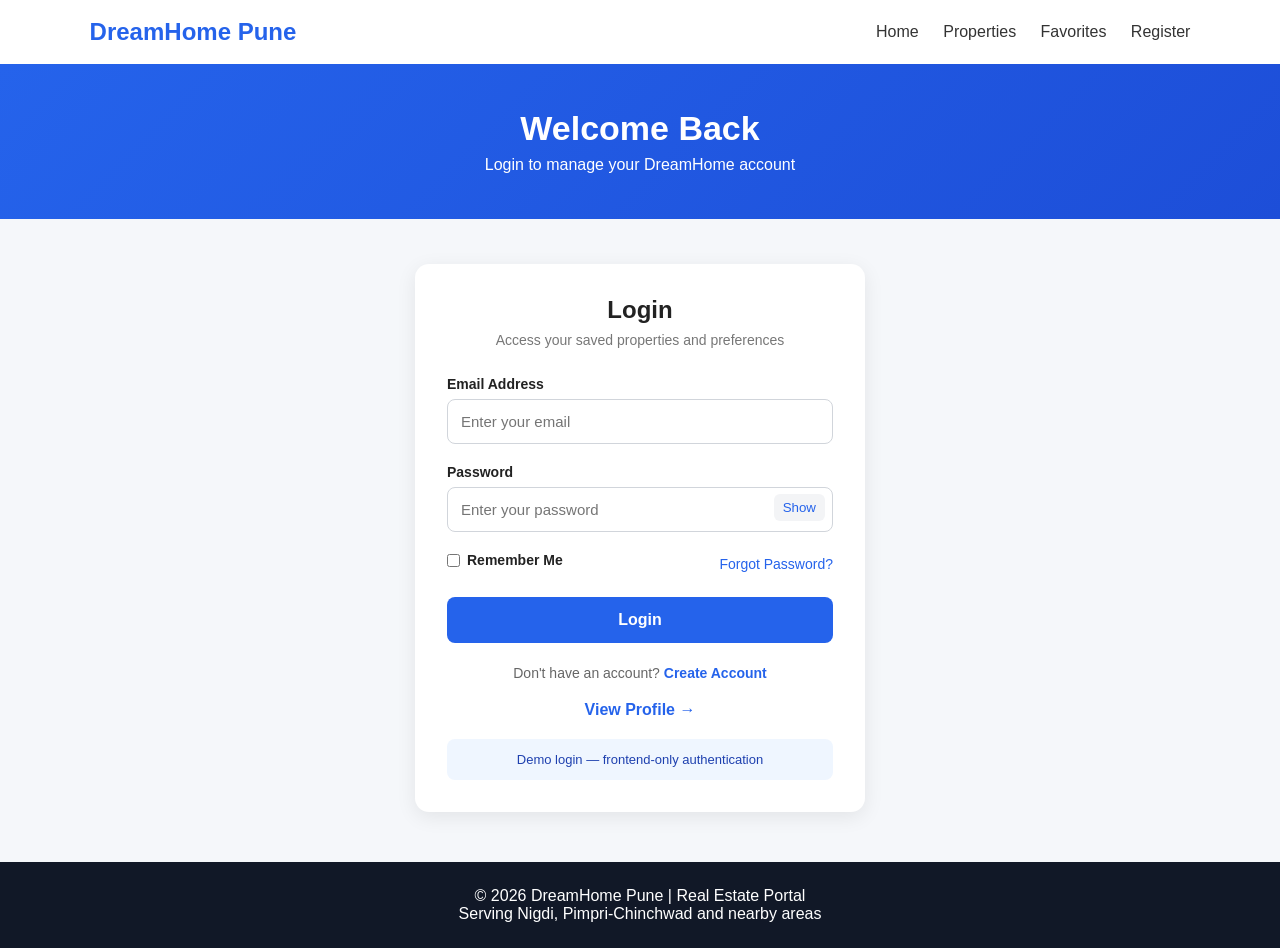
<file: login.html>
<!DOCTYPE html>
<html lang="en">
<head>
    <meta charset="UTF-8">
    <meta name="viewport" content="width=device-width, initial-scale=1.0">

    <title>Login | DreamHome Pune</title>

    <style>
        * {
            box-sizing: border-box;
            margin: 0;
            padding: 0;
            font-family: Arial, sans-serif;
        }

        body {
            background: #f5f7fa;
            color: #222;
        }

        nav {
            background: white;
            padding: 18px 7%;
            display: flex;
            justify-content: space-between;
            align-items: center;
            box-shadow: 0 2px 10px rgba(0,0,0,0.08);
        }

        nav h2 {
            color: #2563eb;
        }

        nav a {
            text-decoration: none;
            color: #333;
            margin-left: 20px;
        }

        nav a:hover {
            color: #2563eb;
        }

        .hero {
            background: linear-gradient(135deg, #2563eb, #1d4ed8);
            color: white;
            text-align: center;
            padding: 45px 20px;
        }

        .hero h1 {
            font-size: 34px;
            margin-bottom: 8px;
        }

        .hero p {
            font-size: 16px;
        }

        .container {
            width: 90%;
            max-width: 450px;
            margin: 45px auto;
        }

        .login-card {
            background: white;
            padding: 32px;
            border-radius: 14px;
            box-shadow: 0 5px 20px rgba(0,0,0,0.08);
        }

        .login-card h2 {
            text-align: center;
            margin-bottom: 8px;
        }

        .subtitle {
            text-align: center;
            color: #777;
            margin-bottom: 28px;
            font-size: 14px;
        }

        .form-group {
            margin-bottom: 20px;
        }

        label {
            display: block;
            font-weight: bold;
            margin-bottom: 7px;
            font-size: 14px;
        }

        input {
            width: 100%;
            padding: 13px;
            border: 1px solid #d1d5db;
            border-radius: 8px;
            font-size: 15px;
            outline: none;
        }

        input:focus {
            border-color: #2563eb;
        }

        .password-box {
            position: relative;
        }

        .password-box input {
            padding-right: 75px;
        }

        .show-btn {
            position: absolute;
            right: 8px;
            top: 7px;
            padding: 6px 9px;
            border: none;
            background: #f3f4f6;
            border-radius: 6px;
            cursor: pointer;
            color: #2563eb;
        }

        .show-btn:hover {
            background: #e5e7eb;
        }

        .options {
            display: flex;
            justify-content: space-between;
            align-items: center;
            margin-bottom: 22px;
            font-size: 14px;
        }

        .remember {
            display: flex;
            align-items: center;
            gap: 7px;
        }

        .remember input {
            width: auto;
        }

        .forgot {
            color: #2563eb;
            text-decoration: none;
        }

        .forgot:hover {
            text-decoration: underline;
        }

        .login-btn {
            width: 100%;
            padding: 14px;
            background: #2563eb;
            color: white;
            border: none;
            border-radius: 8px;
            font-size: 16px;
            font-weight: bold;
            cursor: pointer;
        }

        .login-btn:hover {
            background: #1d4ed8;
        }

        .success {
            display: none;
            margin-top: 18px;
            padding: 14px;
            background: #dcfce7;
            color: #166534;
            border-radius: 8px;
            text-align: center;
        }

        .register {
            text-align: center;
            margin-top: 22px;
            color: #666;
            font-size: 14px;
        }

        .register a {
            color: #2563eb;
            font-weight: bold;
            text-decoration: none;
        }

        .register a:hover {
            text-decoration: underline;
        }

        .demo-info {
            margin-top: 20px;
            padding: 13px;
            background: #eff6ff;
            border-radius: 8px;
            text-align: center;
            color: #1e40af;
            font-size: 13px;
        }

        .profile-link {
            display: block;
            text-align: center;
            margin-top: 20px;
            color: #2563eb;
            text-decoration: none;
            font-weight: bold;
        }

        footer {
            margin-top: 50px;
            background: #111827;
            color: white;
            text-align: center;
            padding: 25px;
        }

        @media (max-width: 600px) {

            nav {
                flex-direction: column;
                gap: 12px;
            }

            nav a {
                margin: 5px;
            }

            .login-card {
                padding: 25px;
            }

            .options {
                flex-direction: column;
                align-items: flex-start;
                gap: 10px;
            }
        }
    </style>
</head>

<body>

    <nav>

        <h2>DreamHome Pune</h2>

        <div>
            <a href="index.html">Home</a>
            <a href="properties.html">Properties</a>
            <a href="favorites.html">Favorites</a>
            <a href="register.html">Register</a>
        </div>

    </nav>


    <section class="hero">

        <h1>Welcome Back</h1>

        <p>Login to manage your DreamHome account</p>

    </section>


    <div class="container">

        <div class="login-card">

            <h2>Login</h2>

            <p class="subtitle">
                Access your saved properties and preferences
            </p>


            <form id="loginForm">


                <div class="form-group">

                    <label for="email">
                        Email Address
                    </label>

                    <input
                        type="email"
                        id="email"
                        placeholder="Enter your email"
                        required
                    >

                </div>


                <div class="form-group">

                    <label for="password">
                        Password
                    </label>

                    <div class="password-box">

                        <input
                            type="password"
                            id="password"
                            placeholder="Enter your password"
                            minlength="6"
                            required
                        >

                        <button
                            type="button"
                            class="show-btn"
                            id="showPassword"
                        >
                            Show
                        </button>

                    </div>

                </div>


                <div class="options">

                    <label class="remember">

                        <input
                            type="checkbox"
                            id="remember"
                        >

                        Remember Me

                    </label>

                    <a
                        href="#"
                        class="forgot"
                        onclick="forgotPassword()"
                    >
                        Forgot Password?
                    </a>

                </div>


                <button
                    type="submit"
                    class="login-btn"
                >
                    Login
                </button>


                <div
                    class="success"
                    id="successMessage"
                >
                    ✓ Login successful! Welcome to DreamHome Pune.
                </div>

            </form>


            <div class="register">

                Don't have an account?

                <a href="register.html">
                    Create Account
                </a>

            </div>


            <a
                href="profile.html"
                class="profile-link"
            >
                View Profile →
            </a>


            <div class="demo-info">

                Demo login — frontend-only authentication

            </div>

        </div>

    </div>


    <footer>

        <p>© 2026 DreamHome Pune | Real Estate Portal</p>

        <p>Serving Nigdi, Pimpri-Chinchwad and nearby areas</p>

    </footer>


    <script>

        const emailInput =
            document.getElementById("email");

        const passwordInput =
            document.getElementById("password");

        const rememberCheckbox =
            document.getElementById("remember");


        // Show / Hide Password

        document
            .getElementById("showPassword")
            .addEventListener("click", function() {

                if (passwordInput.type === "password") {

                    passwordInput.type = "text";

                    this.textContent = "Hide";

                } else {

                    passwordInput.type = "password";

                    this.textContent = "Show";

                }

            });


        // Load remembered email

        const savedEmail =
            localStorage.getItem("dreamhomeEmail");

        if (savedEmail) {

            emailInput.value = savedEmail;

            rememberCheckbox.checked = true;

        }


        // Login

        document
            .getElementById("loginForm")
            .addEventListener("submit", function(event) {

                event.preventDefault();

                const email =
                    emailInput.value.trim();

                const password =
                    passwordInput.value;

                if (password.length < 6) {

                    alert(
                        "Password must contain at least 6 characters."
                    );

                    return;
                }


                if (rememberCheckbox.checked) {

                    localStorage.setItem(
                        "dreamhomeEmail",
                        email
                    );

                } else {

                    localStorage.removeItem(
                        "dreamhomeEmail"
                    );

                }


                document
                    .getElementById("successMessage")
                    .style.display = "block";

            });


        // Forgot password

        function forgotPassword() {

            alert(
                "Password reset functionality will be available after backend authentication is added."
            );

        }

    </script>

</body>
</html>
</file>
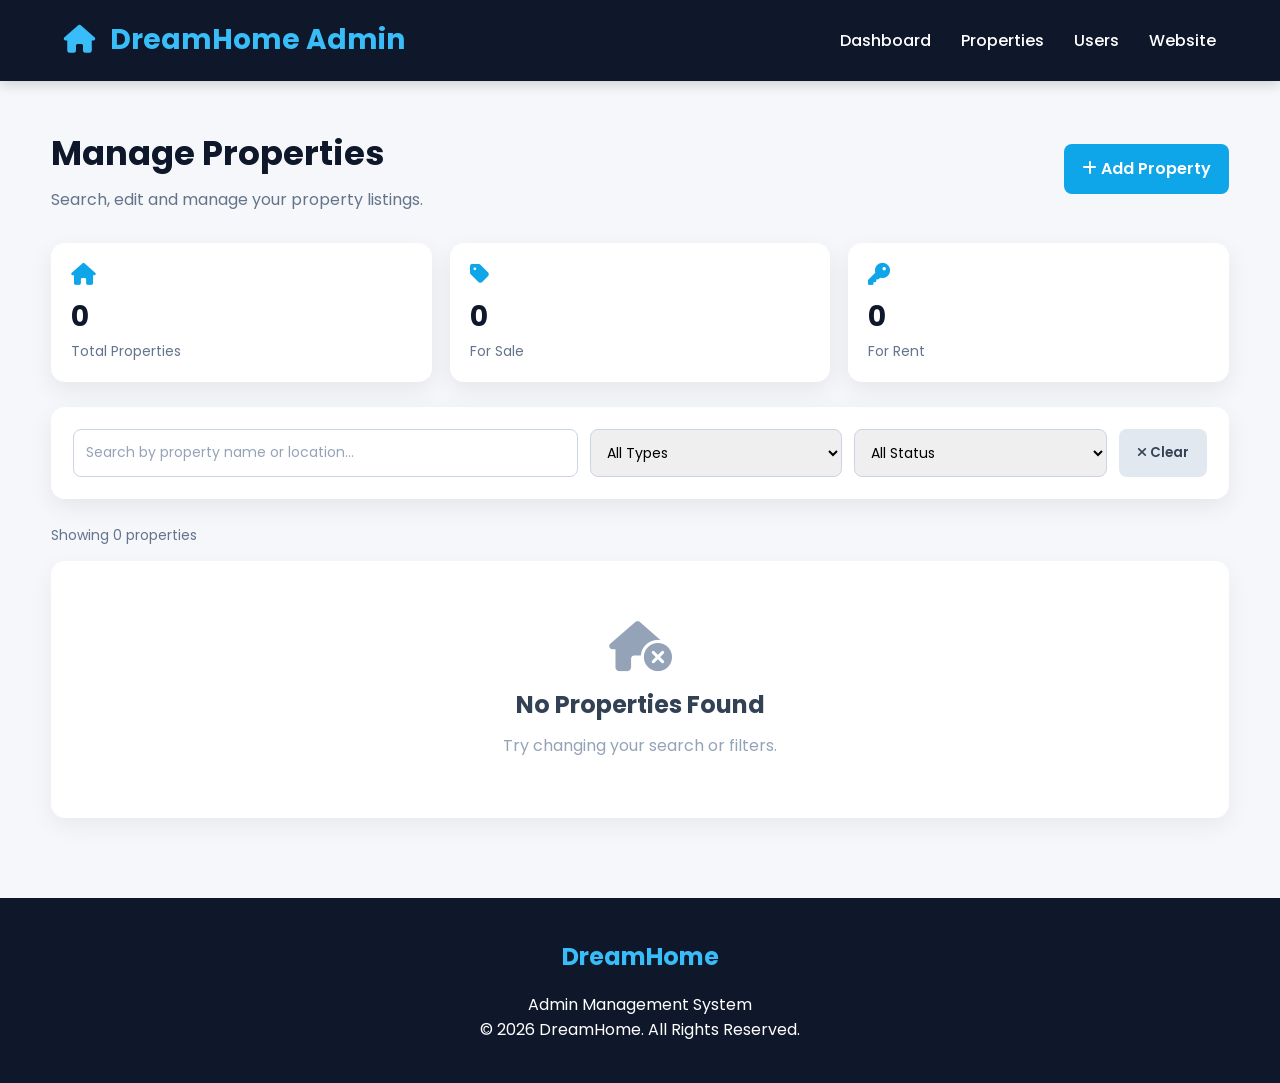
<file: manage-properties.html>
<!DOCTYPE html>
<html lang="en">

<head>

    <meta charset="UTF-8">

    <meta name="viewport"
        content="width=device-width, initial-scale=1.0">

    <title>Manage Properties | DreamHome</title>

    <link rel="stylesheet" href="style.css">

    <link rel="stylesheet"
        href="https://cdnjs.cloudflare.com/ajax/libs/font-awesome/6.5.2/css/all.min.css">

    <style>

        /* =========================
           PAGE
        ========================= */

        .manage-page {

            width: 92%;
            max-width: 1250px;

            margin: 45px auto 80px;

        }


        .page-header {

            display: flex;

            justify-content: space-between;

            align-items: center;

            gap: 20px;

            margin-bottom: 30px;

        }


        .page-header h1 {

            color: #0f172a;

            font-size: 34px;

            margin-bottom: 7px;

        }


        .page-header p {

            color: #64748b;

        }


        .add-btn {

            display: inline-block;

            padding: 12px 18px;

            background: #0ea5e9;

            color: white;

            border-radius: 8px;

            font-weight: 600;

        }


        .add-btn:hover {

            background: #0284c7;

        }


        /* =========================
           STATISTICS
        ========================= */

        .stats-grid {

            display: grid;

            grid-template-columns:
                repeat(3, 1fr);

            gap: 18px;

            margin-bottom: 25px;

        }


        .stat-card {

            background: white;

            padding: 20px;

            border-radius: 14px;

            box-shadow:
                0 8px 25px rgba(0,0,0,0.07);

        }


        .stat-card i {

            color: #0ea5e9;

            font-size: 22px;

            margin-bottom: 10px;

        }


        .stat-card h2 {

            color: #0f172a;

            font-size: 28px;

        }


        .stat-card p {

            color: #64748b;

            font-size: 14px;

        }


        /* =========================
           FILTERS
        ========================= */

        .filter-card {

            background: white;

            padding: 22px;

            border-radius: 14px;

            box-shadow:
                0 8px 25px rgba(0,0,0,0.07);

            margin-bottom: 25px;

        }


        .filter-row {

            display: grid;

            grid-template-columns:
                2fr 1fr 1fr auto;

            gap: 12px;

        }


        .filter-row input,
        .filter-row select {

            width: 100%;

            padding: 12px;

            box-sizing: border-box;

            border:
                1px solid #cbd5e1;

            border-radius: 8px;

            outline: none;

            font-size: 14px;

        }


        .filter-row input:focus,
        .filter-row select:focus {

            border-color: #0ea5e9;

        }


        .clear-btn {

            padding: 12px 18px;

            border: none;

            border-radius: 8px;

            background: #e2e8f0;

            color: #334155;

            cursor: pointer;

            font-weight: 600;

        }


        .clear-btn:hover {

            background: #cbd5e1;

        }


        /* =========================
           RESULTS
        ========================= */

        .results-info {

            color: #64748b;

            margin-bottom: 15px;

            font-size: 14px;

        }


        .properties-grid {

            display: grid;

            grid-template-columns:
                repeat(3, 1fr);

            gap: 22px;

        }


        /* =========================
           PROPERTY CARD
        ========================= */

        .property-card {

            background: white;

            border-radius: 14px;

            overflow: hidden;

            box-shadow:
                0 8px 25px rgba(0,0,0,0.08);

            transition:
                transform 0.2s ease,
                box-shadow 0.2s ease;

        }


        .property-card:hover {

            transform: translateY(-4px);

            box-shadow:
                0 12px 30px rgba(0,0,0,0.12);

        }


        .property-image-wrapper {

            position: relative;

        }


        .property-image {

            width: 100%;

            height: 210px;

            object-fit: cover;

            display: block;

        }


        .status-badge {

            position: absolute;

            top: 12px;

            left: 12px;

            padding: 6px 11px;

            border-radius: 20px;

            background: #dcfce7;

            color: #15803d;

            font-size: 12px;

            font-weight: 700;

        }


        .type-badge {

            position: absolute;

            top: 12px;

            right: 12px;

            padding: 6px 11px;

            border-radius: 20px;

            background: #e0f2fe;

            color: #0369a1;

            font-size: 12px;

            font-weight: 700;

        }


        .property-content {

            padding: 20px;

        }


        .property-content h3 {

            color: #0f172a;

            font-size: 19px;

            margin-bottom: 8px;

        }


        .location {

            color: #64748b;

            font-size: 14px;

            margin-bottom: 10px;

        }


        .location i {

            color: #ef4444;

            margin-right: 4px;

        }


        .price {

            color: #0ea5e9;

            font-size: 21px;

            font-weight: 700;

            margin-bottom: 13px;

        }


        .features {

            display: flex;

            gap: 15px;

            padding: 12px 0;

            border-top:
                1px solid #e2e8f0;

            border-bottom:
                1px solid #e2e8f0;

            margin-bottom: 15px;

        }


        .feature {

            color: #64748b;

            font-size: 12px;

        }


        .feature i {

            color: #0ea5e9;

            margin-right: 4px;

        }


        .created-date {

            color: #94a3b8;

            font-size: 12px;

            margin-bottom: 15px;

        }


        /* =========================
           ACTIONS
        ========================= */

        .actions {

            display: grid;

            grid-template-columns:
                repeat(3, 1fr);

            gap: 7px;

        }


        .action-btn {

            padding: 9px 5px;

            border: none;

            border-radius: 7px;

            cursor: pointer;

            font-size: 12px;

            font-weight: 600;

        }


        .view-btn {

            background: #e0f2fe;

            color: #0369a1;

        }


        .edit-btn {

            background: #fef3c7;

            color: #b45309;

        }


        .delete-btn {

            background: #fee2e2;

            color: #dc2626;

        }


        .action-btn:hover {

            opacity: 0.8;

        }


        /* =========================
           EMPTY STATE
        ========================= */

        .empty-state {

            background: white;

            border-radius: 14px;

            padding: 60px 20px;

            text-align: center;

            color: #94a3b8;

            box-shadow:
                0 8px 25px rgba(0,0,0,0.06);

        }


        .empty-state i {

            font-size: 50px;

            margin-bottom: 15px;

        }


        .empty-state h2 {

            color: #334155;

            margin-bottom: 8px;

        }


        /* =========================
           MODAL
        ========================= */

        .modal {

            display: none;

            position: fixed;

            z-index: 9999;

            inset: 0;

            background:
                rgba(15,23,42,0.65);

            padding: 20px;

            overflow-y: auto;

        }


        .modal-content {

            width: 100%;

            max-width: 650px;

            margin: 40px auto;

            background: white;

            border-radius: 16px;

            padding: 28px;

            position: relative;

        }


        .modal-content h2 {

            color: #0f172a;

            margin-bottom: 22px;

        }


        .close-btn {

            position: absolute;

            top: 15px;

            right: 18px;

            border: none;

            background: none;

            font-size: 25px;

            cursor: pointer;

            color: #64748b;

        }


        .edit-grid {

            display: grid;

            grid-template-columns:
                1fr 1fr;

            gap: 15px;

        }


        .edit-group {

            margin-bottom: 15px;

        }


        .edit-group.full {

            grid-column: 1 / -1;

        }


        .edit-group label {

            display: block;

            color: #334155;

            font-weight: 600;

            margin-bottom: 6px;

        }


        .edit-group input,
        .edit-group select,
        .edit-group textarea {

            width: 100%;

            padding: 11px;

            box-sizing: border-box;

            border:
                1px solid #cbd5e1;

            border-radius: 8px;

            outline: none;

            font-family: inherit;

        }


        .edit-group textarea {

            min-height: 100px;

            resize: vertical;

        }


        .modal-actions {

            display: flex;

            gap: 10px;

            margin-top: 15px;

        }


        .save-btn,
        .cancel-btn {

            flex: 1;

            padding: 12px;

            border: none;

            border-radius: 8px;

            cursor: pointer;

            font-weight: 600;

        }


        .save-btn {

            background: #0ea5e9;

            color: white;

        }


        .cancel-btn {

            background: #e2e8f0;

            color: #334155;

        }


        /* =========================
           RESPONSIVE
        ========================= */

        @media(max-width: 1000px) {

            .properties-grid {

                grid-template-columns:
                    repeat(2, 1fr);

            }


            .filter-row {

                grid-template-columns:
                    1fr 1fr;

            }

        }


        @media(max-width: 650px) {

            .page-header {

                flex-direction: column;

                align-items: flex-start;

            }


            .stats-grid {

                grid-template-columns: 1fr;

            }


            .properties-grid {

                grid-template-columns: 1fr;

            }


            .filter-row {

                grid-template-columns: 1fr;

            }


            .edit-grid {

                grid-template-columns: 1fr;

            }


            .edit-group.full {

                grid-column: auto;

            }

        }

    </style>

</head>


<body>


    <!-- HEADER -->

    <header>

        <div class="container">

            <div class="logo">

                <i class="fa-solid fa-house"></i>

                DreamHome Admin

            </div>


            <nav>

                <ul>

                    <li>
                        <a href="admin-dashboard.html">
                            Dashboard
                        </a>
                    </li>

                    <li>
                        <a href="manage-properties.html">
                            Properties
                        </a>
                    </li>

                    <li>
                        <a href="manage-users.html">
                            Users
                        </a>
                    </li>

                    <li>
                        <a href="index.html">
                            Website
                        </a>
                    </li>

                </ul>

            </nav>

        </div>

    </header>


    <!-- MAIN -->

    <main class="manage-page">


        <!-- HEADER -->

        <div class="page-header">

            <div>

                <h1>
                    Manage Properties
                </h1>

                <p>
                    Search, edit and manage your property listings.
                </p>

            </div>


            <a
                href="add-property.html"
                class="add-btn">

                <i class="fa-solid fa-plus"></i>

                Add Property

            </a>

        </div>


        <!-- STATISTICS -->

        <section class="stats-grid">


            <div class="stat-card">

                <i class="fa-solid fa-house"></i>

                <h2 id="totalProperties">
                    0
                </h2>

                <p>
                    Total Properties
                </p>

            </div>


            <div class="stat-card">

                <i class="fa-solid fa-tag"></i>

                <h2 id="saleProperties">
                    0
                </h2>

                <p>
                    For Sale
                </p>

            </div>


            <div class="stat-card">

                <i class="fa-solid fa-key"></i>

                <h2 id="rentProperties">
                    0
                </h2>

                <p>
                    For Rent
                </p>

            </div>


        </section>


        <!-- FILTERS -->

        <section class="filter-card">


            <div class="filter-row">


                <input
                    type="search"
                    id="searchInput"
                    placeholder="Search by property name or location...">


                <select id="typeFilter">

                    <option value="">
                        All Types
                    </option>

                    <option value="Villa">
                        Villa
                    </option>

                    <option value="Apartment">
                        Apartment
                    </option>

                    <option value="House">
                        House
                    </option>

                    <option value="Commercial">
                        Commercial
                    </option>

                    <option value="Land">
                        Land
                    </option>

                </select>


                <select id="statusFilter">

                    <option value="">
                        All Status
                    </option>

                    <option value="For Sale">
                        For Sale
                    </option>

                    <option value="For Rent">
                        For Rent
                    </option>

                </select>


                <button
                    class="clear-btn"
                    onclick="clearFilters()">

                    <i class="fa-solid fa-xmark"></i>

                    Clear

                </button>


            </div>

        </section>


        <p
            class="results-info"
            id="resultsInfo">

            Showing 0 properties

        </p>


        <!-- PROPERTY LIST -->

        <section
            class="properties-grid"
            id="propertiesGrid">

        </section>


        <!-- EMPTY STATE -->

        <section
            class="empty-state"
            id="emptyState"
            style="display:none;">

            <i class="fa-solid fa-house-circle-xmark"></i>

            <h2>
                No Properties Found
            </h2>

            <p>
                Try changing your search or filters.
            </p>

        </section>


    </main>


    <!-- EDIT MODAL -->

    <div
        class="modal"
        id="editModal">


        <div class="modal-content">


            <button
                class="close-btn"
                onclick="closeEditModal()">

                &times;

            </button>


            <h2>

                <i class="fa-solid fa-pen"></i>

                Edit Property

            </h2>


            <form id="editForm">


                <input
                    type="hidden"
                    id="editId">


                <div class="edit-grid">


                    <div class="edit-group">

                        <label>
                            Property Name
                        </label>

                        <input
                            type="text"
                            id="editName"
                            required>

                    </div>


                    <div class="edit-group">

                        <label>
                            Property Type
                        </label>

                        <select id="editType" required>

                            <option value="Villa">
                                Villa
                            </option>

                            <option value="Apartment">
                                Apartment
                            </option>

                            <option value="House">
                                House
                            </option>

                            <option value="Commercial">
                                Commercial
                            </option>

                            <option value="Land">
                                Land
                            </option>

                        </select>

                    </div>


                    <div class="edit-group">

                        <label>
                            Status
                        </label>

                        <select id="editStatus" required>

                            <option value="For Sale">
                                For Sale
                            </option>

                            <option value="For Rent">
                                For Rent
                            </option>

                        </select>

                    </div>


                    <div class="edit-group">

                        <label>
                            Price
                        </label>

                        <input
                            type="number"
                            id="editPrice"
                            min="1"
                            required>

                    </div>


                    <div class="edit-group full">

                        <label>
                            Location
                        </label>

                        <input
                            type="text"
                            id="editLocation"
                            required>

                    </div>


                    <div class="edit-group">

                        <label>
                            Bedrooms
                        </label>

                        <input
                            type="number"
                            id="editBedrooms"
                            min="0">

                    </div>


                    <div class="edit-group">

                        <label>
                            Bathrooms
                        </label>

                        <input
                            type="number"
                            id="editBathrooms"
                            min="0">

                    </div>


                    <div class="edit-group">

                        <label>
                            Area (sq. ft.)
                        </label>

                        <input
                            type="number"
                            id="editArea"
                            min="1">

                    </div>


                    <div class="edit-group">

                        <label>
                            Parking
                        </label>

                        <input
                            type="number"
                            id="editParking"
                            min="0">

                    </div>


                    <div class="edit-group full">

                        <label>
                            Image URL
                        </label>

                        <input
                            type="url"
                            id="editImage"
                            required>

                    </div>


                    <div class="edit-group full">

                        <label>
                            Description
                        </label>

                        <textarea
                            id="editDescription"
                            required></textarea>

                    </div>


                </div>


                <div class="modal-actions">


                    <button
                        type="submit"
                        class="save-btn">

                        <i class="fa-solid fa-check"></i>

                        Save Changes

                    </button>


                    <button
                        type="button"
                        class="cancel-btn"
                        onclick="closeEditModal()">

                        Cancel

                    </button>


                </div>


            </form>


        </div>

    </div>


    <!-- FOOTER -->

    <footer>

        <div class="footer-content">

            <h2>
                DreamHome
            </h2>

            <p>
                Admin Management System
            </p>

            <p>
                © 2026 DreamHome. All Rights Reserved.
            </p>

        </div>

    </footer>


    <script>

        /* =========================
           DATA
        ========================= */

        let properties = [];


        /* =========================
           LOAD
        ========================= */

        document.addEventListener(
            "DOMContentLoaded",
            function () {

                loadProperties();

                setupFilters();

            }
        );


        function loadProperties() {

            properties =
                JSON.parse(
                    localStorage.getItem(
                        "properties"
                    )
                ) || [];


            updateStatistics();

            displayProperties(
                properties
            );

        }


        /* =========================
           STATISTICS
        ========================= */

        function updateStatistics() {

            document.getElementById(
                "totalProperties"
            ).textContent =
                properties.length;


            let sale =
                properties.filter(
                    function (property) {

                        return (
                            property.status ===
                            "For Sale"
                        );

                    }
                ).length;


            let rent =
                properties.filter(
                    function (property) {

                        return (
                            property.status ===
                            "For Rent"
                        );

                    }
                ).length;


            document.getElementById(
                "saleProperties"
            ).textContent =
                sale;


            document.getElementById(
                "rentProperties"
            ).textContent =
                rent;

        }


        /* =========================
           FILTER SETUP
        ========================= */

        function setupFilters() {

            document.getElementById(
                "searchInput"
            ).addEventListener(
                "input",
                applyFilters
            );


            document.getElementById(
                "typeFilter"
            ).addEventListener(
                "change",
                applyFilters
            );


            document.getElementById(
                "statusFilter"
            ).addEventListener(
                "change",
                applyFilters
            );

        }


        /* =========================
           FILTER
        ========================= */

        function applyFilters() {

            let search =
                document.getElementById(
                    "searchInput"
                ).value
                .trim()
                .toLowerCase();


            let type =
                document.getElementById(
                    "typeFilter"
                ).value;


            let status =
                document.getElementById(
                    "statusFilter"
                ).value;


            let filtered =
                properties.filter(
                    function (property) {


                        let name =
                            (
                                property.name ||
                                ""
                            ).toLowerCase();


                        let location =
                            (
                                property.location ||
                                ""
                            ).toLowerCase();


                        let matchesSearch =
                            !search ||
                            name.includes(
                                search
                            ) ||
                            location.includes(
                                search
                            );


                        let matchesType =
                            !type ||
                            property.type ===
                            type;


                        let matchesStatus =
                            !status ||
                            property.status ===
                            status;


                        return (
                            matchesSearch &&
                            matchesType &&
                            matchesStatus
                        );

                    }
                );


            displayProperties(
                filtered
            );

        }


        /* =========================
           DISPLAY
        ========================= */

        function displayProperties(
            list
        ) {

            let grid =
                document.getElementById(
                    "propertiesGrid"
                );


            let empty =
                document.getElementById(
                    "emptyState"
                );


            let info =
                document.getElementById(
                    "resultsInfo"
                );


            grid.innerHTML =
                "";


            info.textContent =
                `Showing ${list.length} ${
                    list.length === 1
                    ? "property"
                    : "properties"
                }`;


            if (
                list.length === 0
            ) {

                empty.style.display =
                    "block";

                return;

            }


            empty.style.display =
                "none";


            list.forEach(
                function (property) {


                    let card =
                        document.createElement(
                            "article"
                        );


                    card.className =
                        "property-card";


                    let image =
                        property.image ||
                        "https://images.unsplash.com/photo-1564013799919-ab600027ffc6?w=800";


                    let price =
                        property.price ||
                        (
                            property.priceValue
                            ? "₹" +
                              Number(
                                  property.priceValue
                              ).toLocaleString(
                                  "en-IN"
                              )
                            : "Price unavailable"
                        );


                    let date =
                        property.createdAt
                        ? new Date(
                            property.createdAt
                        ).toLocaleDateString()
                        : "Date unavailable";


                    card.innerHTML = `

                        <div class="property-image-wrapper">

                            <img
                                class="property-image"
                                src="${escapeAttribute(image)}"
                                alt="${escapeAttribute(property.name || "Property")}"
                                onerror="
                                    this.src='https://images.unsplash.com/photo-1564013799919-ab600027ffc6?w=800'
                                "
                            >


                            <span class="status-badge">

                                ${escapeHTML(
                                    property.status ||
                                    "Available"
                                )}

                            </span>


                            <span class="type-badge">

                                ${escapeHTML(
                                    property.type ||
                                    "Property"
                                )}

                            </span>

                        </div>


                        <div class="property-content">


                            <h3>

                                ${escapeHTML(
                                    property.name ||
                                    "Unnamed Property"
                                )}

                            </h3>


                            <p class="location">

                                <i class="fa-solid fa-location-dot"></i>

                                ${escapeHTML(
                                    property.location ||
                                    "Location unavailable"
                                )}

                            </p>


                            <div class="price">

                                ${escapeHTML(price)}

                            </div>


                            <div class="features">


                                <span class="feature">

                                    <i class="fa-solid fa-bed"></i>

                                    ${
                                        property.bedrooms ||
                                        0
                                    }
                                    Beds

                                </span>


                                <span class="feature">

                                    <i class="fa-solid fa-bath"></i>

                                    ${
                                        property.bathrooms ||
                                        0
                                    }
                                    Baths

                                </span>


                                <span class="feature">

                                    <i class="fa-solid fa-ruler-combined"></i>

                                    ${
                                        property.area ||
                                        0
                                    }
                                    sq.ft.

                                </span>


                            </div>


                            <div class="created-date">

                                <i class="fa-regular fa-calendar"></i>

                                Added:
                                ${date}

                            </div>


                            <div class="actions">


                                <button
                                    class="action-btn view-btn"
                                    onclick="viewProperty(${property.id})">

                                    <i class="fa-solid fa-eye"></i>

                                    View

                                </button>


                                <button
                                    class="action-btn edit-btn"
                                    onclick="openEditModal(${property.id})">

                                    <i class="fa-solid fa-pen"></i>

                                    Edit

                                </button>


                                <button
                                    class="action-btn delete-btn"
                                    onclick="deleteProperty(${property.id})">

                                    <i class="fa-solid fa-trash"></i>

                                    Delete

                                </button>


                            </div>


                        </div>

                    `;


                    grid.appendChild(
                        card
                    );

                }
            );

        }


        /* =========================
           VIEW PROPERTY
        ========================= */

        function viewProperty(
            id
        ) {

            let property =
                properties.find(
                    function (item) {

                        return (
                            Number(item.id) ===
                            Number(id)
                        );

                    }
                );


            if (!property) {

                alert(
                    "Property not found."
                );

                return;

            }


            localStorage.setItem(
                "selectedProperty",
                JSON.stringify(
                    property
                )
            );


            window.location.href =
                "property-details.html";

        }


        /* =========================
           EDIT
        ========================= */

        function openEditModal(
            id
        ) {

            let property =
                properties.find(
                    function (item) {

                        return (
                            Number(item.id) ===
                            Number(id)
                        );

                    }
                );


            if (!property) {

                alert(
                    "Property not found."
                );

                return;

            }


            document.getElementById(
                "editId"
            ).value =
                property.id;


            document.getElementById(
                "editName"
            ).value =
                property.name || "";


            document.getElementById(
                "editType"
            ).value =
                property.type || "House";


            document.getElementById(
                "editStatus"
            ).value =
                property.status || "For Sale";


            document.getElementById(
                "editPrice"
            ).value =
                property.priceValue ||
                extractPrice(
                    property.price
                );


            document.getElementById(
                "editLocation"
            ).value =
                property.location || "";


            document.getElementById(
                "editBedrooms"
            ).value =
                property.bedrooms || 0;


            document.getElementById(
                "editBathrooms"
            ).value =
                property.bathrooms || 0;


            document.getElementById(
                "editArea"
            ).value =
                property.area || 0;


            document.getElementById(
                "editParking"
            ).value =
                property.parking || 0;


            document.getElementById(
                "editImage"
            ).value =
                property.image || "";


            document.getElementById(
                "editDescription"
            ).value =
                property.description || "";


            document.getElementById(
                "editModal"
            ).style.display =
                "block";

        }


        /* =========================
           SAVE EDIT
        ========================= */

        document.getElementById(
            "editForm"
        ).addEventListener(
            "submit",
            function (event) {

                event.preventDefault();


                let id =
                    Number(
                        document.getElementById(
                            "editId"
                        ).value
                    );


                let property =
                    properties.find(
                        function (item) {

                            return (
                                Number(item.id) ===
                                id
                            );

                        }
                    );


                if (!property) {

                    alert(
                        "Property not found."
                    );

                    return;

                }


                let name =
                    document.getElementById(
                        "editName"
                    ).value.trim();


                let type =
                    document.getElementById(
                        "editType"
                    ).value;


                let status =
                    document.getElementById(
                        "editStatus"
                    ).value;


                let priceValue =
                    Number(
                        document.getElementById(
                            "editPrice"
                        ).value
                    );


                let location =
                    document.getElementById(
                        "editLocation"
                    ).value.trim();


                let bedrooms =
                    Number(
                        document.getElementById(
                            "editBedrooms"
                        ).value || 0
                    );


                let bathrooms =
                    Number(
                        document.getElementById(
                            "editBathrooms"
                        ).value || 0
                    );


                let area =
                    Number(
                        document.getElementById(
                            "editArea"
                        ).value || 0
                    );


                let parking =
                    Number(
                        document.getElementById(
                            "editParking"
                        ).value || 0
                    );


                let image =
                    document.getElementById(
                        "editImage"
                    ).value.trim();


                let description =
                    document.getElementById(
                        "editDescription"
                    ).value.trim();


                /* VALIDATION */

                if (
                    name.length < 3
                ) {

                    alert(
                        "Property name must contain at least 3 characters."
                    );

                    return;

                }


                if (
                    !priceValue ||
                    priceValue <= 0
                ) {

                    alert(
                        "Enter a valid price."
                    );

                    return;

                }


                if (
                    location.length < 2
                ) {

                    alert(
                        "Enter a valid location."
                    );

                    return;

                }


                if (
                    area <= 0
                ) {

                    alert(
                        "Enter a valid area."
                    );

                    return;

                }


                if (
                    description.length < 20
                ) {

                    alert(
                        "Description must contain at least 20 characters."
                    );

                    return;

                }


                /* UPDATE */

                property.name =
                    name;


                property.type =
                    type;


                property.status =
                    status;


                property.priceValue =
                    priceValue;


                property.price =
                    "₹" +
                    priceValue.toLocaleString(
                        "en-IN"
                    );


                property.location =
                    location;


                property.bedrooms =
                    bedrooms;


                property.bathrooms =
                    bathrooms;


                property.area =
                    area;


                property.parking =
                    parking;


                property.image =
                    image;


                property.description =
                    description;


                property.updatedAt =
                    new Date()
                    .toISOString();


                localStorage.setItem(
                    "properties",
                    JSON.stringify(
                        properties
                    )
                );


                closeEditModal();

                loadProperties();


                alert(
                    "Property updated successfully!"
                );

            }
        );


        /* =========================
           CLOSE MODAL
        ========================= */

        function closeEditModal() {

            document.getElementById(
                "editModal"
            ).style.display =
                "none";

        }


        /* =========================
           DELETE
        ========================= */

        function deleteProperty(
            id
        ) {

            let property =
                properties.find(
                    function (item) {

                        return (
                            Number(item.id) ===
                            Number(id)
                        );

                    }
                );


            if (!property) {

                alert(
                    "Property not found."
                );

                return;

            }


            let confirmed =
                confirm(
                    `Are you sure you want to delete "${property.name}"?`
                );


            if (!confirmed) {

                return;

            }


            properties =
                properties.filter(
                    function (item) {

                        return (
                            Number(item.id) !==
                            Number(id)
                        );

                    }
                );


            localStorage.setItem(
                "properties",
                JSON.stringify(
                    properties
                )
            );


            /*
             * Remove selected property
             * if it was deleted.
             */

            let selected =
                JSON.parse(
                    localStorage.getItem(
                        "selectedProperty"
                    )
                );


            if (
                selected &&
                Number(selected.id) ===
                Number(id)
            ) {

                localStorage.removeItem(
                    "selectedProperty"
                );

            }


            updateStatistics();

            applyFilters();


            alert(
                "Property deleted successfully!"
            );

        }


        /* =========================
           CLEAR FILTERS
        ========================= */

        function clearFilters() {

            document.getElementById(
                "searchInput"
            ).value =
                "";


            document.getElementById(
                "typeFilter"
            ).value =
                "";


            document.getElementById(
                "statusFilter"
            ).value =
                "";


            displayProperties(
                properties
            );

        }


        /* =========================
           PRICE EXTRACTION
        ========================= */

        function extractPrice(
            price
        ) {

            if (!price) {

                return "";

            }


            let number =
                String(price)
                .replace(
                    /[^0-9.]/g,
                    ""
                );


            return Number(number) || "";

        }


        /* =========================
           SECURITY HELPERS
        ========================= */

        function escapeHTML(
            value
        ) {

            return String(value)

                .replace(
                    /&/g,
                    "&amp;"
                )

                .replace(
                    /</g,
                    "&lt;"
                )

                .replace(
                    />/g,
                    "&gt;"
                )

                .replace(
                    /"/g,
                    "&quot;"
                )

                .replace(
                    /'/g,
                    "&#039;"
                );

        }


        function escapeAttribute(
            value
        ) {

            return String(value)

                .replace(
                    /"/g,
                    "&quot;"
                )

                .replace(
                    /'/g,
                    "&#039;"
                );

        }


        /* =========================
           CLOSE MODAL OUTSIDE
        ========================= */

        window.addEventListener(
            "click",
            function (event) {

                let modal =
                    document.getElementById(
                        "editModal"
                    );


                if (
                    event.target ===
                    modal
                ) {

                    closeEditModal();

                }

            }
        );

    </script>

</body>

</html>
</file>
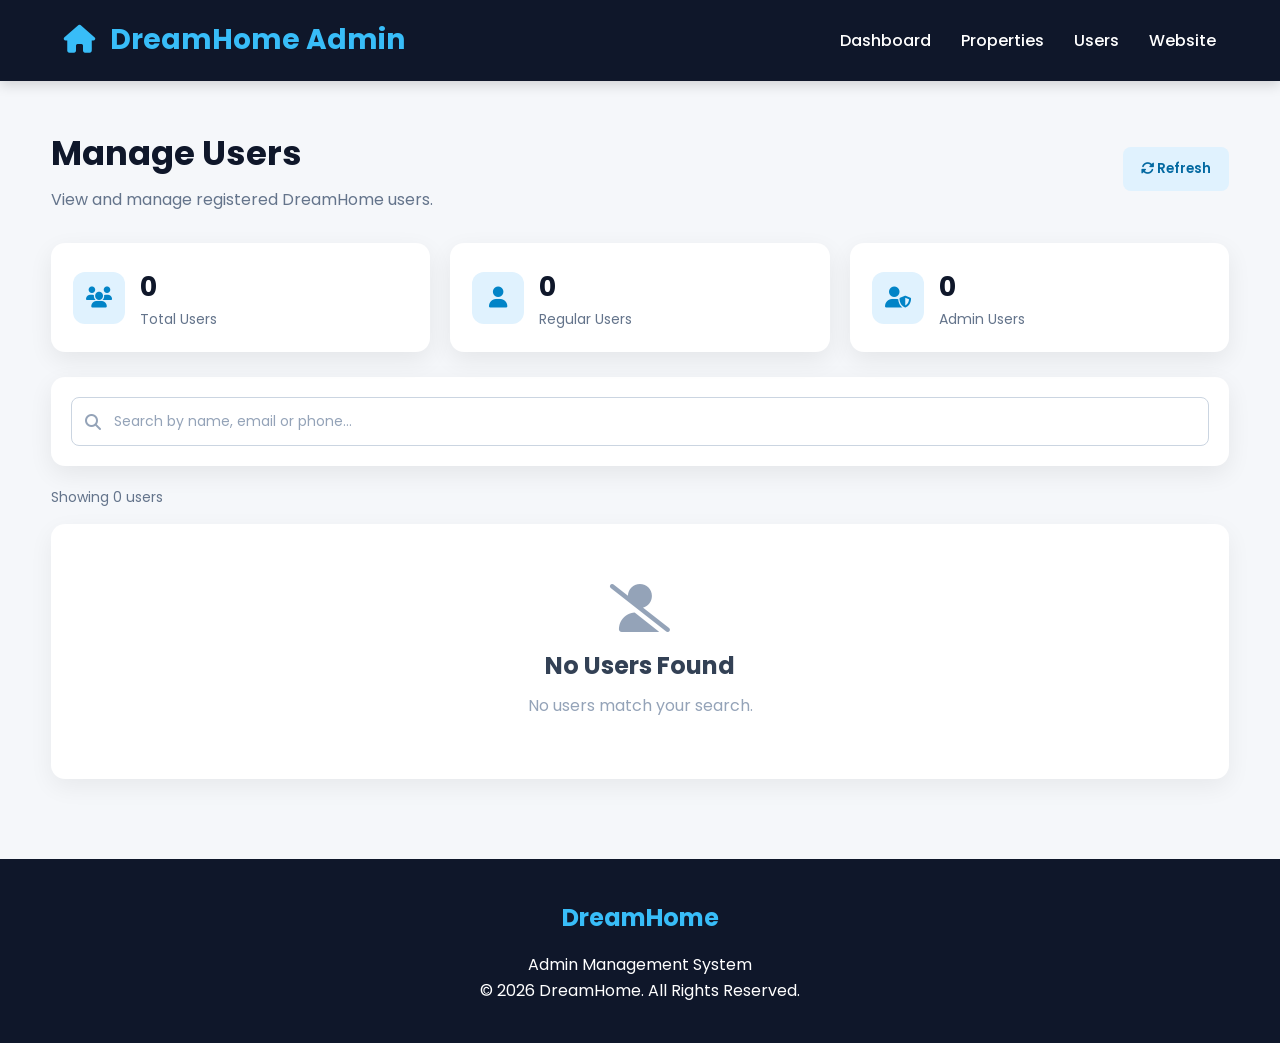
<file: manage-users.html>
<!DOCTYPE html>
<html lang="en">

<head>

    <meta charset="UTF-8">

    <meta name="viewport"
        content="width=device-width, initial-scale=1.0">

    <title>Manage Users | DreamHome</title>

    <link rel="stylesheet" href="style.css">

    <link rel="stylesheet"
        href="https://cdnjs.cloudflare.com/ajax/libs/font-awesome/6.5.2/css/all.min.css">

    <style>

        /* =========================
           PAGE
        ========================= */

        .users-page {

            width: 92%;
            max-width: 1200px;

            margin: 45px auto 80px;

        }


        .page-header {

            display: flex;

            justify-content: space-between;

            align-items: center;

            gap: 20px;

            margin-bottom: 30px;

        }


        .page-header h1 {

            color: #0f172a;

            font-size: 34px;

            margin-bottom: 7px;

        }


        .page-header p {

            color: #64748b;

        }


        .refresh-btn {

            border: none;

            padding: 12px 18px;

            border-radius: 8px;

            background: #e0f2fe;

            color: #0369a1;

            cursor: pointer;

            font-weight: 600;

        }


        .refresh-btn:hover {

            background: #bae6fd;

        }


        /* =========================
           STATISTICS
        ========================= */

        .stats-grid {

            display: grid;

            grid-template-columns:
                repeat(3, 1fr);

            gap: 20px;

            margin-bottom: 25px;

        }


        .stat-card {

            background: white;

            padding: 22px;

            border-radius: 14px;

            box-shadow:
                0 8px 25px rgba(0,0,0,0.07);

            display: flex;

            align-items: center;

            gap: 15px;

        }


        .stat-icon {

            width: 52px;

            height: 52px;

            border-radius: 12px;

            display: flex;

            align-items: center;

            justify-content: center;

            background: #e0f2fe;

            color: #0284c7;

            font-size: 21px;

        }


        .stat-card h2 {

            color: #0f172a;

            font-size: 27px;

        }


        .stat-card p {

            color: #64748b;

            font-size: 14px;

        }


        /* =========================
           SEARCH
        ========================= */

        .search-card {

            background: white;

            padding: 20px;

            border-radius: 14px;

            box-shadow:
                0 8px 25px rgba(0,0,0,0.07);

            margin-bottom: 20px;

        }


        .search-box {

            position: relative;

        }


        .search-box i {

            position: absolute;

            left: 14px;

            top: 50%;

            transform: translateY(-50%);

            color: #94a3b8;

        }


        .search-box input {

            width: 100%;

            box-sizing: border-box;

            padding: 13px 15px 13px 42px;

            border:
                1px solid #cbd5e1;

            border-radius: 8px;

            outline: none;

            font-size: 14px;

        }


        .search-box input:focus {

            border-color: #0ea5e9;

        }


        /* =========================
           RESULTS
        ========================= */

        .results-info {

            color: #64748b;

            font-size: 14px;

            margin-bottom: 15px;

        }


        .users-grid {

            display: grid;

            grid-template-columns:
                repeat(2, 1fr);

            gap: 20px;

        }


        /* =========================
           USER CARD
        ========================= */

        .user-card {

            background: white;

            border-radius: 14px;

            padding: 22px;

            box-shadow:
                0 8px 25px rgba(0,0,0,0.08);

            transition:
                transform 0.2s ease,
                box-shadow 0.2s ease;

        }


        .user-card:hover {

            transform: translateY(-3px);

            box-shadow:
                0 12px 30px rgba(0,0,0,0.12);

        }


        .user-top {

            display: flex;

            align-items: center;

            gap: 15px;

            margin-bottom: 18px;

        }


        .avatar {

            width: 58px;

            height: 58px;

            border-radius: 50%;

            display: flex;

            align-items: center;

            justify-content: center;

            background: #e0f2fe;

            color: #0369a1;

            font-size: 22px;

            font-weight: 700;

            flex-shrink: 0;

        }


        .user-name {

            color: #0f172a;

            font-size: 19px;

            margin-bottom: 4px;

        }


        .role-badge {

            display: inline-block;

            padding: 5px 10px;

            border-radius: 15px;

            background: #e0f2fe;

            color: #0369a1;

            font-size: 11px;

            font-weight: 700;

        }


        .admin-badge {

            background: #fef3c7;

            color: #b45309;

        }


        .user-details {

            border-top:
                1px solid #e2e8f0;

            padding-top: 15px;

        }


        .user-detail {

            display: flex;

            align-items: center;

            gap: 10px;

            margin: 10px 0;

            color: #64748b;

            font-size: 14px;

            word-break: break-word;

        }


        .user-detail i {

            width: 18px;

            color: #0ea5e9;

        }


        .registered {

            color: #94a3b8;

            font-size: 12px;

            margin-top: 12px;

        }


        /* =========================
           ACTIONS
        ========================= */

        .user-actions {

            display: grid;

            grid-template-columns:
                1fr 1fr;

            gap: 9px;

            margin-top: 17px;

        }


        .action-btn {

            border: none;

            border-radius: 7px;

            padding: 10px;

            cursor: pointer;

            font-weight: 600;

            font-size: 13px;

        }


        .view-btn {

            background: #e0f2fe;

            color: #0369a1;

        }


        .delete-btn {

            background: #fee2e2;

            color: #dc2626;

        }


        .action-btn:hover {

            opacity: 0.8;

        }


        /* =========================
           EMPTY STATE
        ========================= */

        .empty-state {

            background: white;

            border-radius: 14px;

            padding: 60px 20px;

            text-align: center;

            color: #94a3b8;

            box-shadow:
                0 8px 25px rgba(0,0,0,0.06);

        }


        .empty-state i {

            font-size: 48px;

            margin-bottom: 15px;

        }


        .empty-state h2 {

            color: #334155;

            margin-bottom: 8px;

        }


        /* =========================
           MODAL
        ========================= */

        .modal {

            display: none;

            position: fixed;

            z-index: 9999;

            inset: 0;

            background:
                rgba(15,23,42,0.65);

            padding: 20px;

            overflow-y: auto;

        }


        .modal-content {

            width: 100%;

            max-width: 520px;

            margin: 50px auto;

            background: white;

            border-radius: 16px;

            padding: 30px;

            box-sizing: border-box;

            position: relative;

        }


        .modal-content h2 {

            color: #0f172a;

            margin-bottom: 20px;

        }


        .close-btn {

            position: absolute;

            top: 14px;

            right: 18px;

            border: none;

            background: none;

            color: #64748b;

            font-size: 26px;

            cursor: pointer;

        }


        .detail-row {

            display: flex;

            justify-content: space-between;

            gap: 20px;

            padding: 13px 0;

            border-bottom:
                1px solid #e2e8f0;

        }


        .detail-row:last-child {

            border-bottom: none;

        }


        .detail-label {

            color: #64748b;

            font-weight: 600;

        }


        .detail-value {

            color: #0f172a;

            text-align: right;

            word-break: break-word;

        }


        /* =========================
           RESPONSIVE
        ========================= */

        @media(max-width: 800px) {

            .users-grid {

                grid-template-columns: 1fr;

            }

        }


        @media(max-width: 650px) {

            .page-header {

                flex-direction: column;

                align-items: flex-start;

            }


            .stats-grid {

                grid-template-columns: 1fr;

            }

        }

    </style>

</head>


<body>


    <!-- HEADER -->

    <header>

        <div class="container">

            <div class="logo">

                <i class="fa-solid fa-house"></i>

                DreamHome Admin

            </div>


            <nav>

                <ul>

                    <li>
                        <a href="admin-dashboard.html">
                            Dashboard
                        </a>
                    </li>

                    <li>
                        <a href="manage-properties.html">
                            Properties
                        </a>
                    </li>

                    <li>
                        <a href="manage-users.html">
                            Users
                        </a>
                    </li>

                    <li>
                        <a href="index.html">
                            Website
                        </a>
                    </li>

                </ul>

            </nav>

        </div>

    </header>


    <!-- MAIN -->

    <main class="users-page">


        <!-- HEADER -->

        <div class="page-header">

            <div>

                <h1>
                    Manage Users
                </h1>

                <p>
                    View and manage registered DreamHome users.
                </p>

            </div>


            <button
                class="refresh-btn"
                onclick="loadUsers()">

                <i class="fa-solid fa-rotate"></i>

                Refresh

            </button>

        </div>


        <!-- STATISTICS -->

        <section class="stats-grid">


            <div class="stat-card">

                <div class="stat-icon">

                    <i class="fa-solid fa-users"></i>

                </div>

                <div>

                    <h2 id="totalUsers">
                        0
                    </h2>

                    <p>
                        Total Users
                    </p>

                </div>

            </div>


            <div class="stat-card">

                <div class="stat-icon">

                    <i class="fa-solid fa-user"></i>

                </div>

                <div>

                    <h2 id="regularUsers">
                        0
                    </h2>

                    <p>
                        Regular Users
                    </p>

                </div>

            </div>


            <div class="stat-card">

                <div class="stat-icon">

                    <i class="fa-solid fa-user-shield"></i>

                </div>

                <div>

                    <h2 id="adminUsers">
                        0
                    </h2>

                    <p>
                        Admin Users
                    </p>

                </div>

            </div>


        </section>


        <!-- SEARCH -->

        <section class="search-card">

            <div class="search-box">

                <i class="fa-solid fa-magnifying-glass"></i>

                <input
                    type="search"
                    id="searchInput"
                    placeholder="Search by name, email or phone...">

            </div>

        </section>


        <p
            class="results-info"
            id="resultsInfo">

            Showing 0 users

        </p>


        <!-- USERS -->

        <section
            class="users-grid"
            id="usersGrid">

        </section>


        <!-- EMPTY -->

        <section
            class="empty-state"
            id="emptyState"
            style="display:none;">

            <i class="fa-solid fa-user-slash"></i>

            <h2>
                No Users Found
            </h2>

            <p>
                No users match your search.
            </p>

        </section>


    </main>


    <!-- USER DETAILS MODAL -->

    <div
        class="modal"
        id="userModal">


        <div class="modal-content">


            <button
                class="close-btn"
                onclick="closeUserModal()">

                &times;

            </button>


            <h2>

                <i class="fa-solid fa-user"></i>

                User Details

            </h2>


            <div id="userDetails">

            </div>


        </div>

    </div>


    <!-- FOOTER -->

    <footer>

        <div class="footer-content">

            <h2>
                DreamHome
            </h2>

            <p>
                Admin Management System
            </p>

            <p>
                © 2026 DreamHome. All Rights Reserved.
            </p>

        </div>

    </footer>


    <script>

        /* =========================
           DATA
        ========================= */

        let users = [];


        /* =========================
           INITIAL LOAD
        ========================= */

        document.addEventListener(
            "DOMContentLoaded",
            function () {

                loadUsers();

                document
                    .getElementById(
                        "searchInput"
                    )
                    .addEventListener(
                        "input",
                        filterUsers
                    );

            }
        );


        /* =========================
           LOAD USERS
        ========================= */

        function loadUsers() {

            users =
                JSON.parse(
                    localStorage.getItem(
                        "users"
                    )
                ) || [];


            updateStatistics();

            displayUsers(
                users
            );

        }


        /* =========================
           STATISTICS
        ========================= */

        function updateStatistics() {

            document.getElementById(
                "totalUsers"
            ).textContent =
                users.length;


            let admins =
                users.filter(
                    function (user) {

                        return (
                            user.role ===
                            "admin"
                        );

                    }
                ).length;


            document.getElementById(
                "adminUsers"
            ).textContent =
                admins;


            document.getElementById(
                "regularUsers"
            ).textContent =
                users.length -
                admins;

        }


        /* =========================
           SEARCH
        ========================= */

        function filterUsers() {

            let search =
                document.getElementById(
                    "searchInput"
                ).value
                .trim()
                .toLowerCase();


            let filtered =
                users.filter(
                    function (user) {


                        let name =
                            String(
                                user.name ||
                                ""
                            ).toLowerCase();


                        let email =
                            String(
                                user.email ||
                                ""
                            ).toLowerCase();


                        let phone =
                            String(
                                user.phone ||
                                ""
                            ).toLowerCase();


                        return (

                            name.includes(
                                search
                            ) ||

                            email.includes(
                                search
                            ) ||

                            phone.includes(
                                search
                            )

                        );

                    }
                );


            displayUsers(
                filtered
            );

        }


        /* =========================
           DISPLAY USERS
        ========================= */

        function displayUsers(
            list
        ) {

            let grid =
                document.getElementById(
                    "usersGrid"
                );


            let empty =
                document.getElementById(
                    "emptyState"
                );


            let info =
                document.getElementById(
                    "resultsInfo"
                );


            grid.innerHTML =
                "";


            info.textContent =
                `Showing ${list.length} ${
                    list.length === 1
                    ? "user"
                    : "users"
                }`;


            if (
                list.length === 0
            ) {

                empty.style.display =
                    "block";

                return;

            }


            empty.style.display =
                "none";


            list.forEach(
                function (user) {


                    let card =
                        document.createElement(
                            "article"
                        );


                    card.className =
                        "user-card";


                    let name =
                        user.name ||
                        "Unknown User";


                    let email =
                        user.email ||
                        "No email";


                    let phone =
                        user.phone ||
                        "Not provided";


                    let role =
                        user.role ||
                        "user";


                    let initial =
                        name
                            .charAt(0)
                            .toUpperCase();


                    let roleText =
                        role === "admin"
                        ? "Administrator"
                        : "User";


                    let registered =
                        user.createdAt
                        ? new Date(
                            user.createdAt
                        ).toLocaleDateString()
                        : (
                            user.registeredAt
                            ? new Date(
                                user.registeredAt
                            ).toLocaleDateString()
                            : "Not available"
                        );


                    let adminClass =
                        role === "admin"
                        ? "admin-badge"
                        : "";


                    card.innerHTML = `

                        <div class="user-top">


                            <div class="avatar">

                                ${escapeHTML(
                                    initial
                                )}

                            </div>


                            <div>

                                <h3 class="user-name">

                                    ${escapeHTML(
                                        name
                                    )}

                                </h3>


                                <span
                                    class="role-badge ${adminClass}">

                                    <i class="fa-solid ${
                                        role === "admin"
                                        ? "fa-user-shield"
                                        : "fa-user"
                                    }"></i>

                                    ${roleText}

                                </span>

                            </div>


                        </div>


                        <div class="user-details">


                            <div class="user-detail">

                                <i class="fa-solid fa-envelope"></i>

                                <span>

                                    ${escapeHTML(
                                        email
                                    )}

                                </span>

                            </div>


                            <div class="user-detail">

                                <i class="fa-solid fa-phone"></i>

                                <span>

                                    ${escapeHTML(
                                        phone
                                    )}

                                </span>

                            </div>


                            <div class="registered">

                                <i class="fa-regular fa-calendar"></i>

                                Registered:
                                ${escapeHTML(
                                    registered
                                )}

                            </div>


                        </div>


                        <div class="user-actions">


                            <button
                                class="action-btn view-btn"
                                onclick="viewUser(${user.id})">

                                <i class="fa-solid fa-eye"></i>

                                View Details

                            </button>


                            <button
                                class="action-btn delete-btn"
                                onclick="deleteUser(${user.id})">

                                <i class="fa-solid fa-trash"></i>

                                Delete

                            </button>


                        </div>

                    `;


                    grid.appendChild(
                        card
                    );

                }
            );

        }


        /* =========================
           VIEW USER
        ========================= */

        function viewUser(
            id
        ) {

            let user =
                users.find(
                    function (item) {

                        return (
                            Number(item.id) ===
                            Number(id)
                        );

                    }
                );


            if (!user) {

                alert(
                    "User not found."
                );

                return;

            }


            let registered =
                user.createdAt
                ? new Date(
                    user.createdAt
                ).toLocaleString()
                : (
                    user.registeredAt
                    ? new Date(
                        user.registeredAt
                    ).toLocaleString()
                    : "Not available"
                );


            let role =
                user.role === "admin"
                ? "Administrator"
                : "Regular User";


            document.getElementById(
                "userDetails"
            ).innerHTML = `

                <div class="detail-row">

                    <span class="detail-label">
                        Name
                    </span>

                    <span class="detail-value">
                        ${escapeHTML(
                            user.name ||
                            "Not provided"
                        )}
                    </span>

                </div>


                <div class="detail-row">

                    <span class="detail-label">
                        Email
                    </span>

                    <span class="detail-value">
                        ${escapeHTML(
                            user.email ||
                            "Not provided"
                        )}
                    </span>

                </div>


                <div class="detail-row">

                    <span class="detail-label">
                        Phone
                    </span>

                    <span class="detail-value">
                        ${escapeHTML(
                            user.phone ||
                            "Not provided"
                        )}
                    </span>

                </div>


                <div class="detail-row">

                    <span class="detail-label">
                        Role
                    </span>

                    <span class="detail-value">
                        ${role}
                    </span>

                </div>


                <div class="detail-row">

                    <span class="detail-label">
                        Registered
                    </span>

                    <span class="detail-value">
                        ${escapeHTML(
                            registered
                        )}
                    </span>

                </div>

            `;


            document.getElementById(
                "userModal"
            ).style.display =
                "block";

        }


        /* =========================
           CLOSE MODAL
        ========================= */

        function closeUserModal() {

            document.getElementById(
                "userModal"
            ).style.display =
                "none";

        }


        /* =========================
           DELETE USER
        ========================= */

        function deleteUser(
            id
        ) {

            let user =
                users.find(
                    function (item) {

                        return (
                            Number(item.id) ===
                            Number(id)
                        );

                    }
                );


            if (!user) {

                alert(
                    "User not found."
                );

                return;

            }


            /* PROTECT ADMIN */

            if (
                user.role === "admin"
            ) {

                alert(
                    "Administrator accounts cannot be deleted from this page."
                );

                return;

            }


            let confirmed =
                confirm(
                    `Are you sure you want to delete "${user.name || "this user"}"?`
                );


            if (!confirmed) {

                return;

            }


            users =
                users.filter(
                    function (item) {

                        return (
                            Number(item.id) !==
                            Number(id)
                        );

                    }
                );


            localStorage.setItem(
                "users",
                JSON.stringify(
                    users
                )
            );


            /*
             * If the deleted user is currently
             * logged in, remove the session.
             */

            let currentUser =
                JSON.parse(
                    localStorage.getItem(
                        "currentUser"
                    )
                );


            if (
                currentUser &&
                Number(currentUser.id) ===
                Number(id)
            ) {

                localStorage.removeItem(
                    "currentUser"
                );

            }


            updateStatistics();

            filterUsers();


            alert(
                "User deleted successfully!"
            );

        }


        /* =========================
           SECURITY
        ========================= */

        function escapeHTML(
            value
        ) {

            return String(value)

                .replace(
                    /&/g,
                    "&amp;"
                )

                .replace(
                    /</g,
                    "&lt;"
                )

                .replace(
                    />/g,
                    "&gt;"
                )

                .replace(
                    /"/g,
                    "&quot;"
                )

                .replace(
                    /'/g,
                    "&#039;"
                );

        }


        /* =========================
           CLOSE MODAL OUTSIDE
        ========================= */

        window.addEventListener(
            "click",
            function (event) {

                let modal =
                    document.getElementById(
                        "userModal"
                    );


                if (
                    event.target ===
                    modal
                ) {

                    closeUserModal();

                }

            }
        );

    </script>

</body>

</html>
</file>
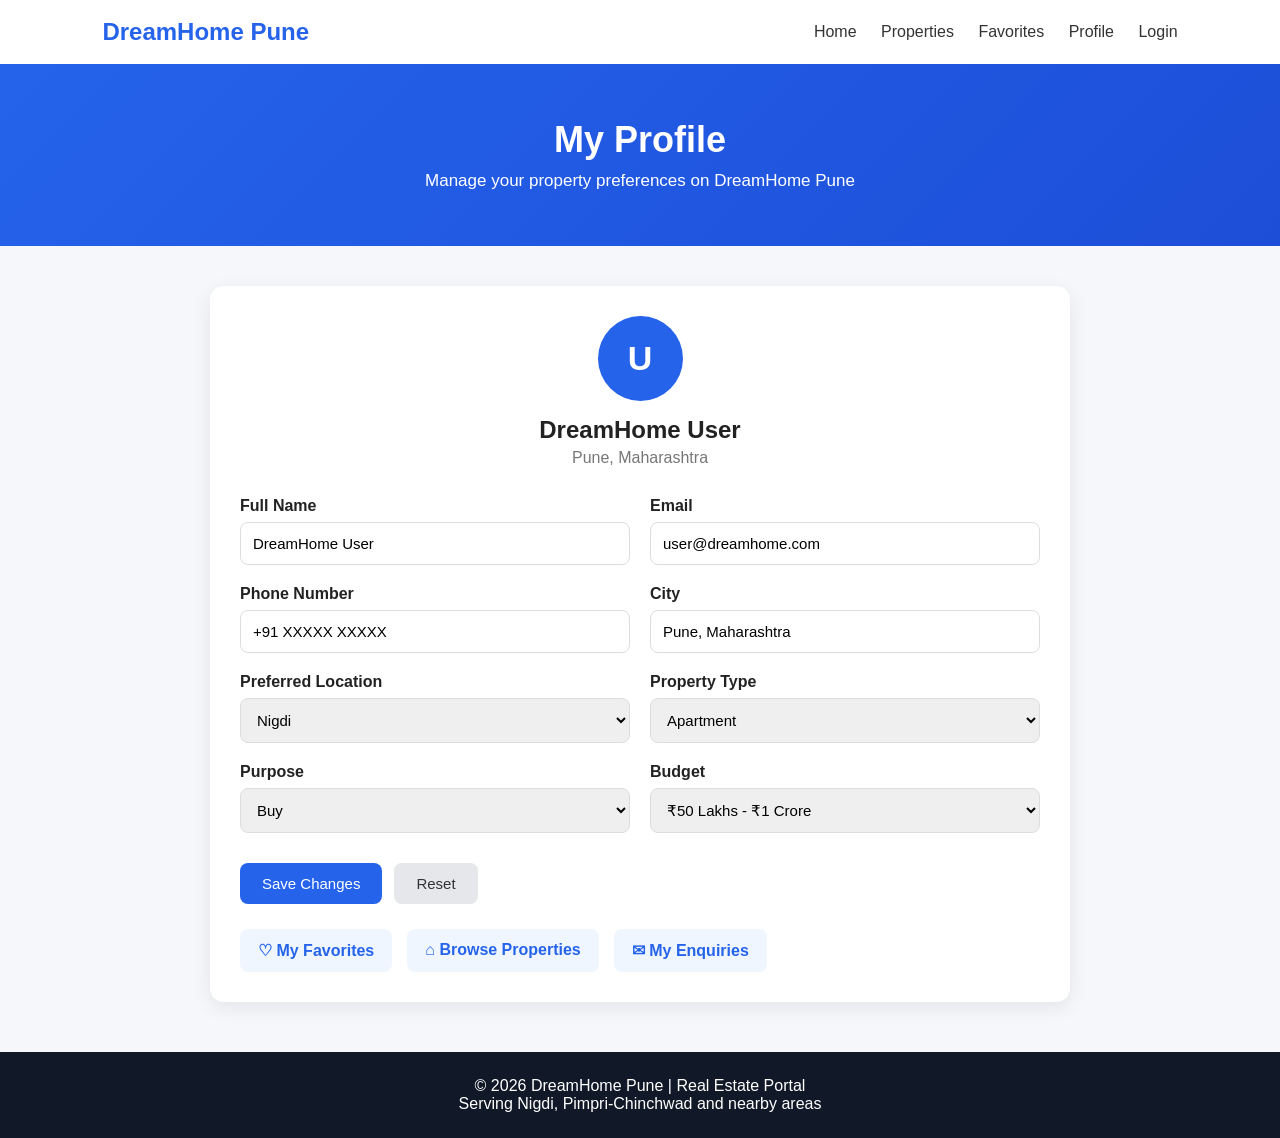
<file: profile.html>
<!DOCTYPE html>
<html lang="en">
<head>
    <meta charset="UTF-8">
    <meta name="viewport" content="width=device-width, initial-scale=1.0">
    <title>Profile | DreamHome Pune</title>

    <style>
        * {
            box-sizing: border-box;
            margin: 0;
            padding: 0;
            font-family: Arial, sans-serif;
        }

        body {
            background: #f5f7fa;
            color: #222;
        }

        nav {
            background: #ffffff;
            padding: 18px 8%;
            display: flex;
            justify-content: space-between;
            align-items: center;
            box-shadow: 0 2px 10px rgba(0,0,0,0.08);
        }

        nav h2 {
            color: #2563eb;
        }

        nav a {
            text-decoration: none;
            color: #333;
            margin-left: 20px;
            font-weight: 500;
        }

        nav a:hover {
            color: #2563eb;
        }

        .hero {
            background: linear-gradient(135deg, #2563eb, #1d4ed8);
            color: white;
            text-align: center;
            padding: 55px 20px;
        }

        .hero h1 {
            font-size: 36px;
            margin-bottom: 10px;
        }

        .hero p {
            font-size: 17px;
        }

        .container {
            max-width: 900px;
            margin: 40px auto;
            padding: 0 20px;
        }

        .profile-card {
            background: white;
            padding: 30px;
            border-radius: 14px;
            box-shadow: 0 5px 20px rgba(0,0,0,0.08);
        }

        .profile-header {
            text-align: center;
            margin-bottom: 30px;
        }

        .profile-icon {
            width: 85px;
            height: 85px;
            margin: auto;
            border-radius: 50%;
            background: #2563eb;
            color: white;
            display: flex;
            align-items: center;
            justify-content: center;
            font-size: 34px;
            font-weight: bold;
        }

        .profile-header h2 {
            margin-top: 15px;
        }

        .profile-header p {
            color: #777;
            margin-top: 5px;
        }

        .form-grid {
            display: grid;
            grid-template-columns: 1fr 1fr;
            gap: 20px;
        }

        .form-group {
            display: flex;
            flex-direction: column;
        }

        .form-group.full {
            grid-column: 1 / -1;
        }

        label {
            margin-bottom: 7px;
            font-weight: bold;
        }

        input,
        select {
            padding: 12px;
            border: 1px solid #ddd;
            border-radius: 8px;
            font-size: 15px;
            outline: none;
        }

        input:focus,
        select:focus {
            border-color: #2563eb;
        }

        .buttons {
            margin-top: 30px;
            display: flex;
            gap: 12px;
        }

        button,
        .btn {
            border: none;
            padding: 12px 22px;
            border-radius: 8px;
            cursor: pointer;
            font-size: 15px;
            text-decoration: none;
            display: inline-block;
        }

        .save-btn {
            background: #2563eb;
            color: white;
        }

        .save-btn:hover {
            background: #1d4ed8;
        }

        .reset-btn {
            background: #e5e7eb;
            color: #333;
        }

        .reset-btn:hover {
            background: #d1d5db;
        }

        .success {
            display: none;
            margin-top: 20px;
            padding: 14px;
            background: #dcfce7;
            color: #166534;
            border-radius: 8px;
            text-align: center;
        }

        .quick-links {
            margin-top: 25px;
            display: flex;
            gap: 15px;
            flex-wrap: wrap;
        }

        .quick-links a {
            background: #eff6ff;
            color: #2563eb;
            padding: 12px 18px;
            border-radius: 8px;
            text-decoration: none;
            font-weight: bold;
        }

        .quick-links a:hover {
            background: #dbeafe;
        }

        footer {
            margin-top: 50px;
            background: #111827;
            color: white;
            text-align: center;
            padding: 25px;
        }

        @media (max-width: 700px) {
            nav {
                flex-direction: column;
                gap: 12px;
            }

            nav a {
                margin: 5px;
            }

            .form-grid {
                grid-template-columns: 1fr;
            }

            .form-group.full {
                grid-column: auto;
            }

            .buttons {
                flex-direction: column;
            }

            .hero h1 {
                font-size: 28px;
            }
        }
    </style>
</head>

<body>

    <nav>
        <h2>DreamHome Pune</h2>

        <div>
            <a href="index.html">Home</a>
            <a href="properties.html">Properties</a>
            <a href="favorites.html">Favorites</a>
            <a href="profile.html">Profile</a>
            <a href="login.html">Login</a>
        </div>
    </nav>

    <section class="hero">
        <h1>My Profile</h1>
        <p>Manage your property preferences on DreamHome Pune</p>
    </section>

    <div class="container">

        <div class="profile-card">

            <div class="profile-header">
                <div class="profile-icon">U</div>
                <h2>DreamHome User</h2>
                <p>Pune, Maharashtra</p>
            </div>

            <form id="profileForm">

                <div class="form-grid">

                    <div class="form-group">
                        <label>Full Name</label>
                        <input type="text" id="name"
                               value="DreamHome User" required>
                    </div>

                    <div class="form-group">
                        <label>Email</label>
                        <input type="email" id="email"
                               value="user@dreamhome.com" required>
                    </div>

                    <div class="form-group">
                        <label>Phone Number</label>
                        <input type="tel" id="phone"
                               value="+91 XXXXX XXXXX">
                    </div>

                    <div class="form-group">
                        <label>City</label>
                        <input type="text" id="city"
                               value="Pune, Maharashtra">
                    </div>

                    <div class="form-group">
                        <label>Preferred Location</label>
                        <select id="location">
                            <option>Nigdi</option>
                            <option>Pradhikaran</option>
                            <option>Akurdi</option>
                            <option>Chinchwad</option>
                            <option>Pimpri</option>
                            <option>Ravet</option>
                            <option>Tathawade</option>
                            <option>Wakad</option>
                        </select>
                    </div>

                    <div class="form-group">
                        <label>Property Type</label>
                        <select id="propertyType">
                            <option>Apartment</option>
                            <option>Villa</option>
                            <option>Independent House</option>
                            <option>Plot</option>
                            <option>Commercial Property</option>
                        </select>
                    </div>

                    <div class="form-group">
                        <label>Purpose</label>
                        <select id="purpose">
                            <option>Buy</option>
                            <option>Rent</option>
                            <option>Sell</option>
                        </select>
                    </div>

                    <div class="form-group">
                        <label>Budget</label>
                        <select id="budget">
                            <option>Below ₹50 Lakhs</option>
                            <option selected>₹50 Lakhs - ₹1 Crore</option>
                            <option>₹1 Crore - ₹1.5 Crore</option>
                            <option>Above ₹1.5 Crore</option>
                        </select>
                    </div>

                </div>

                <div class="buttons">
                    <button type="submit" class="save-btn">
                        Save Changes
                    </button>

                    <button type="reset" class="reset-btn">
                        Reset
                    </button>
                </div>

                <div class="success" id="successMessage">
                    ✓ Profile updated successfully!
                </div>

            </form>

            <div class="quick-links">
                <a href="favorites.html">♡ My Favorites</a>
                <a href="properties.html">⌂ Browse Properties</a>
                <a href="contact-owner.html">✉ My Enquiries</a>
            </div>

        </div>

    </div>

    <footer>
        <p>© 2026 DreamHome Pune | Real Estate Portal</p>
        <p>Serving Nigdi, Pimpri-Chinchwad and nearby areas</p>
    </footer>

    <script>
        document.getElementById("profileForm").addEventListener("submit", function(event) {
            event.preventDefault();

            const name = document.getElementById("name").value;

            document.querySelector(".profile-header h2").textContent = name;

            document.getElementById("successMessage").style.display = "block";

            setTimeout(function() {
                document.getElementById("successMessage").style.display = "none";
            }, 3000);
        });
    </script>

</body>
</html>
</file>
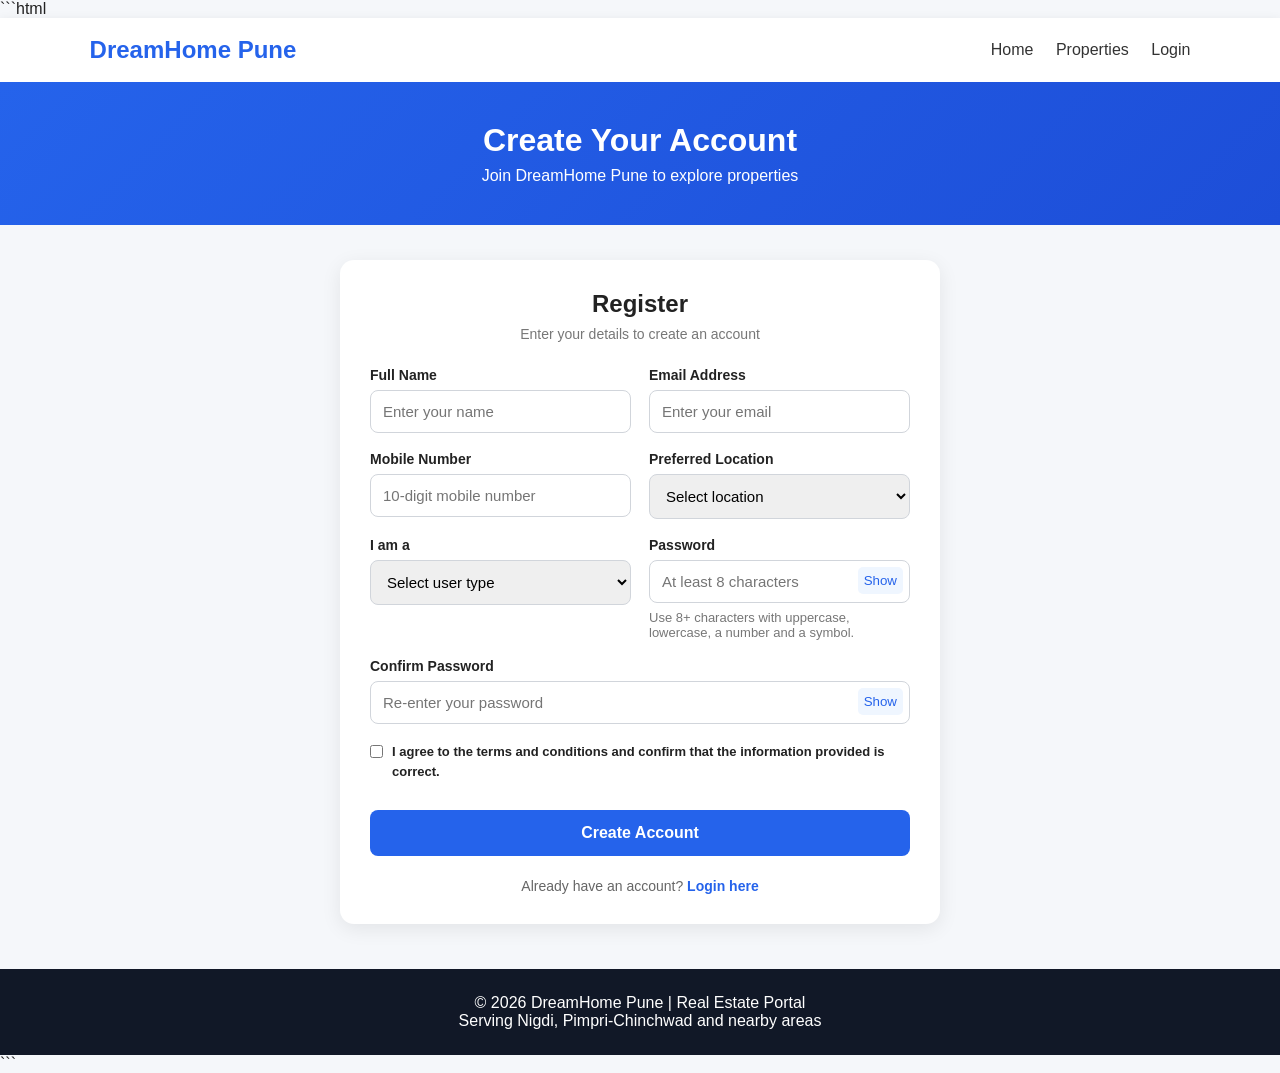
<file: register.html>
```html
<!DOCTYPE html>
<html lang="en">
<head>
    <meta charset="UTF-8">
    <meta name="viewport" content="width=device-width, initial-scale=1.0">
    <title>Register | DreamHome Pune</title>

    <style>
        * {
            box-sizing: border-box;
            margin: 0;
            padding: 0;
            font-family: Arial, sans-serif;
        }

        body {
            background: #f5f7fa;
            color: #222;
        }

        nav {
            background: white;
            padding: 18px 7%;
            display: flex;
            justify-content: space-between;
            align-items: center;
            box-shadow: 0 2px 10px rgba(0,0,0,.08);
        }

        nav h2 { color: #2563eb; }

        nav a {
            color: #333;
            text-decoration: none;
            margin-left: 18px;
        }

        nav a:hover { color: #2563eb; }

        .hero {
            background: linear-gradient(135deg, #2563eb, #1d4ed8);
            color: white;
            text-align: center;
            padding: 40px 20px;
        }

        .hero h1 {
            font-size: 32px;
            margin-bottom: 8px;
        }

        .container {
            width: 92%;
            max-width: 600px;
            margin: 35px auto;
        }

        .card {
            background: white;
            padding: 30px;
            border-radius: 14px;
            box-shadow: 0 5px 20px rgba(0,0,0,.08);
        }

        .card h2 {
            text-align: center;
            margin-bottom: 8px;
        }

        .subtitle {
            text-align: center;
            color: #777;
            margin-bottom: 25px;
            font-size: 14px;
        }

        .form-grid {
            display: grid;
            grid-template-columns: 1fr 1fr;
            gap: 18px;
        }

        .form-group {
            display: flex;
            flex-direction: column;
        }

        .full { grid-column: 1 / -1; }

        label {
            font-size: 14px;
            font-weight: bold;
            margin-bottom: 7px;
        }

        input, select {
            width: 100%;
            padding: 12px;
            border: 1px solid #d1d5db;
            border-radius: 8px;
            font-size: 15px;
            outline: none;
        }

        input:focus, select:focus {
            border-color: #2563eb;
        }

        .password-wrap { position: relative; }

        .password-wrap input { padding-right: 65px; }

        .toggle-btn {
            position: absolute;
            right: 7px;
            top: 7px;
            padding: 6px;
            border: none;
            background: #eff6ff;
            color: #2563eb;
            border-radius: 5px;
            cursor: pointer;
        }

        .strength {
            margin-top: 7px;
            font-size: 13px;
            color: #777;
        }

        .terms {
            display: flex;
            align-items: flex-start;
            gap: 9px;
            font-size: 13px;
            line-height: 1.5;
        }

        .terms input {
            width: auto;
            margin-top: 3px;
        }

        .terms a {
            color: #2563eb;
        }

        .register-btn {
            width: 100%;
            padding: 14px;
            margin-top: 22px;
            border: none;
            border-radius: 8px;
            background: #2563eb;
            color: white;
            font-size: 16px;
            font-weight: bold;
            cursor: pointer;
        }

        .register-btn:hover { background: #1d4ed8; }

        .message {
            display: none;
            margin-top: 18px;
            padding: 15px;
            border-radius: 8px;
            line-height: 1.6;
            text-align: center;
        }

        .success {
            background: #dcfce7;
            color: #166534;
        }

        .error {
            background: #fee2e2;
            color: #991b1b;
        }

        .login-link {
            margin-top: 22px;
            text-align: center;
            color: #666;
            font-size: 14px;
        }

        .login-link a {
            color: #2563eb;
            text-decoration: none;
            font-weight: bold;
        }

        footer {
            margin-top: 45px;
            background: #111827;
            color: white;
            text-align: center;
            padding: 25px;
        }

        @media (max-width: 600px) {
            nav {
                flex-direction: column;
                gap: 12px;
            }

            nav a { margin: 5px; }

            .form-grid { grid-template-columns: 1fr; }

            .full { grid-column: auto; }

            .card { padding: 22px; }
        }
    </style>
</head>

<body>

<nav>
    <h2>DreamHome Pune</h2>
    <div>
        <a href="index.html">Home</a>
        <a href="properties.html">Properties</a>
        <a href="login.html">Login</a>
    </div>
</nav>

<section class="hero">
    <h1>Create Your Account</h1>
    <p>Join DreamHome Pune to explore properties</p>
</section>

<div class="container">
    <div class="card">
        <h2>Register</h2>
        <p class="subtitle">Enter your details to create an account</p>

        <form id="registerForm">
            <div class="form-grid">

                <div class="form-group">
                    <label for="name">Full Name</label>
                    <input type="text" id="name"
                           placeholder="Enter your name"
                           minlength="2" required>
                </div>

                <div class="form-group">
                    <label for="email">Email Address</label>
                    <input type="email" id="email"
                           placeholder="Enter your email" required>
                </div>

                <div class="form-group">
                    <label for="phone">Mobile Number</label>
                    <input type="tel" id="phone"
                           placeholder="10-digit mobile number"
                           maxlength="10" inputmode="numeric" required>
                </div>

                <div class="form-group">
                    <label for="location">Preferred Location</label>
                    <select id="location" required>
                        <option value="">Select location</option>
                        <option>Nigdi</option>
                        <option>Pradhikaran</option>
                        <option>Akurdi</option>
                        <option>Chinchwad</option>
                        <option>Pimpri</option>
                        <option>Ravet</option>
                        <option>Tathawade</option>
                        <option>Wakad</option>
                    </select>
                </div>

                <div class="form-group">
                    <label for="userType">I am a</label>
                    <select id="userType" required>
                        <option value="">Select user type</option>
                        <option>Buyer</option>
                        <option>Renter</option>
                        <option>Property Owner</option>
                    </select>
                </div>

                <div class="form-group">
                    <label for="password">Password</label>
                    <div class="password-wrap">
                        <input type="password" id="password"
                               placeholder="At least 8 characters"
                               minlength="8" required>
                        <button type="button" class="toggle-btn"
                                data-target="password">Show</button>
                    </div>
                    <p class="strength" id="strength">
                        Use 8+ characters with uppercase, lowercase,
                        a number and a symbol.
                    </p>
                </div>

                <div class="form-group full">
                    <label for="confirmPassword">Confirm Password</label>
                    <div class="password-wrap">
                        <input type="password" id="confirmPassword"
                               placeholder="Re-enter your password"
                               required>
                        <button type="button" class="toggle-btn"
                                data-target="confirmPassword">Show</button>
                    </div>
                </div>

                <div class="form-group full">
                    <label class="terms">
                        <input type="checkbox" id="terms" required>
                        <span>
                            I agree to the terms and conditions and confirm
                            that the information provided is correct.
                        </span>
                    </label>
                </div>

            </div>

            <button type="submit" class="register-btn">
                Create Account
            </button>

            <div class="message" id="formMessage" role="status"
                 aria-live="polite"></div>
        </form>

        <p class="login-link">
            Already have an account?
            <a href="login.html">Login here</a>
        </p>
    </div>
</div>

<footer>
    <p>© 2026 DreamHome Pune | Real Estate Portal</p>
    <p>Serving Nigdi, Pimpri-Chinchwad and nearby areas</p>
</footer>

<script>
    const form = document.getElementById("registerForm");
    const password = document.getElementById("password");
    const confirmPassword = document.getElementById("confirmPassword");
    const message = document.getElementById("formMessage");
    const strength = document.getElementById("strength");

    // Show or hide passwords
    document.querySelectorAll(".toggle-btn").forEach(function(button) {
        button.addEventListener("click", function() {
            const field = document.getElementById(this.dataset.target);

            if (field.type === "password") {
                field.type = "text";
                this.textContent = "Hide";
            } else {
                field.type = "password";
                this.textContent = "Show";
            }
        });
    });

    // Password strength indicator
    password.addEventListener("input", function() {
        const value = password.value;

        const strong =
            value.length >= 8 &&
            /[A-Z]/.test(value) &&
            /[a-z]/.test(value) &&
            /[0-9]/.test(value) &&
            /[^A-Za-z0-9]/.test(value);

        if (value.length === 0) {
            strength.textContent =
                "Use 8+ characters with uppercase, lowercase, a number and a symbol.";
        } else if (strong) {
            strength.textContent = "Strong password ✓";
        } else {
            strength.textContent =
                "Improve your password: use 8+ characters, uppercase, lowercase, a number and a symbol.";
        }
    });

    // Registration form validation
    form.addEventListener("submit", function(event) {
        event.preventDefault();

        const phone = document.getElementById("phone").value.trim();

        message.style.display = "block";
        message.className = "message error";

        if (!/^[6-9][0-9]{9}$/.test(phone)) {
            message.textContent =
                "Enter a valid 10-digit Indian mobile number.";
            return;
        }

        if (password.value.length < 8 ||
            !/[A-Z]/.test(password.value) ||
            !/[a-z]/.test(password.value) ||
            !/[0-9]/.test(password.value) ||
            !/[^A-Za-z0-9]/.test(password.value)) {
            message.textContent =
                "Please create a stronger password using uppercase, lowercase, a number and a symbol.";
            return;
        }

        if (password.value !== confirmPassword.value) {
            message.textContent = "Passwords do not match.";
            confirmPassword.focus();
            return;
        }

        if (!document.getElementById("terms").checked) {
            message.textContent =
                "Please accept the terms and conditions.";
            return;
        }

        message.className = "message success";
        message.textContent =
            "✓ Form validated successfully! Backend registration is not connected yet.";

        // No account or password is stored by this demo form.
    });
</script>

</body>
</html>
```
</file>
<file: style.css>
/* ==========================
   GOOGLE FONT
========================== */

@import url('https://fonts.googleapis.com/css2?family=Poppins:wght@300;400;500;600;700&display=swap');

/* ==========================
   RESET
========================== */

*{
    margin:0;
    padding:0;
    box-sizing:border-box;
    font-family:'Poppins',sans-serif;
}

html{
    scroll-behavior:smooth;
}

body{
    background:#f5f7fa;
    color:#333;
    line-height:1.6;
}

/* ==========================
   COMMON
========================== */

.container{
    width:90%;
    max-width:1200px;
    margin:auto;
}

a{
    text-decoration:none;
}

img{
    width:100%;
    display:block;
}

/* ==========================
   HEADER
========================== */

header{
    background:#0f172a;
    color:#fff;
    position:sticky;
    top:0;
    z-index:1000;
    box-shadow:0 4px 12px rgba(0,0,0,.15);
}

header .container{
    display:flex;
    justify-content:space-between;
    align-items:center;
    padding:18px 0;
}

.logo{
    font-size:28px;
    font-weight:700;
    color:#38bdf8;
}

.logo i{
    margin-right:8px;
}

nav ul{
    list-style:none;
    display:flex;
    gap:30px;
}

nav ul li a{
    color:white;
    font-weight:500;
    transition:.3s;
}

nav ul li a:hover{
    color:#38bdf8;
}

/* ==========================
   HERO SECTION
========================== */

.hero{

    height:90vh;

    background:
    linear-gradient(rgba(0,0,0,.55),
    rgba(0,0,0,.55)),
    url("https://images.unsplash.com/photo-1560518883-ce09059eeffa?w=1600")
    center/cover no-repeat;

    display:flex;
    justify-content:center;
    align-items:center;
    text-align:center;

    color:white;

}

.hero-content{

    max-width:700px;

}

.hero h1{

    font-size:58px;

    margin-bottom:20px;

}

.hero p{

    font-size:20px;

    margin-bottom:35px;

}

.btn{

    display:inline-block;

    padding:15px 35px;

    background:#0ea5e9;

    color:white;

    border-radius:8px;

    transition:.3s;

    font-weight:600;

}

.btn:hover{

    background:#0284c7;

    transform:translateY(-3px);

}

/* ==========================
   SEARCH SECTION
========================== */

.search-section{

    width:90%;

    max-width:1150px;

    margin:-60px auto 60px;

    background:white;

    padding:35px;

    border-radius:15px;

    box-shadow:0 10px 30px rgba(0,0,0,.12);

}

.search-section h2{

    text-align:center;

    margin-bottom:30px;

}

.search-box{

    display:grid;

    grid-template-columns:
    repeat(auto-fit,minmax(220px,1fr));

    gap:20px;

}

.search-box input,

.search-box select{

    padding:15px;

    border:1px solid #ccc;

    border-radius:8px;

    outline:none;

    font-size:16px;

}

.search-box input:focus,

.search-box select:focus{

    border-color:#0ea5e9;

}

.search-box button{

    background:#0ea5e9;

    color:white;

    border:none;

    border-radius:8px;

    cursor:pointer;

    font-size:16px;

    transition:.3s;

}

.search-box button:hover{

    background:#0284c7;

}

/* ==========================
   FEATURED PROPERTIES
========================== */

.properties{

    width:90%;

    max-width:1200px;

    margin:auto;

    padding:30px 0 70px;

}

.properties h2{

    text-align:center;

    margin-bottom:40px;

    font-size:34px;

}

.property-grid{

    display:grid;

    grid-template-columns:
    repeat(auto-fit,minmax(320px,1fr));

    gap:30px;

}

.card{

    background:white;

    border-radius:15px;

    overflow:hidden;

    box-shadow:0 10px 20px rgba(0,0,0,.12);

    transition:.35s;

}

.card:hover{

    transform:translateY(-8px);

}

.card img{

    height:230px;

    object-fit:cover;

}

.card h3{

    margin:18px;

    color:#0f172a;

}

.card p{

    margin:10px 18px;

    color:#555;

}

.price{

    font-size:24px;

    font-weight:bold;

    color:#0ea5e9 !important;

}

.card-btn{

    display:block;

    margin:20px;

    text-align:center;

    background:#0ea5e9;

    color:white;

    padding:12px;

    border-radius:8px;

    transition:.3s;

}

.card-btn:hover{

    background:#0284c7;

}

/* ==========================
   ICONS
========================== */

.fa-location-dot{

    color:#ef4444;

}

.fa-bed,

.fa-bath{

    color:#0ea5e9;

}

.fa-house{

    color:#38bdf8;

}
/* ==========================
   ABOUT SECTION
========================== */

.about{
    width:90%;
    max-width:1200px;
    margin:60px auto;
    text-align:center;
}

.about h2{
    font-size:34px;
    margin-bottom:40px;
    color:#0f172a;
}

.about-grid{
    display:grid;
    grid-template-columns:repeat(auto-fit,minmax(280px,1fr));
    gap:30px;
}

.about-grid div{
    background:white;
    padding:35px;
    border-radius:15px;
    box-shadow:0 8px 20px rgba(0,0,0,.1);
    transition:.3s;
}

.about-grid div:hover{
    transform:translateY(-8px);
}

.about-grid i{
    color:#0ea5e9;
    margin-bottom:20px;
}

.about-grid h3{
    margin-bottom:15px;
}

/* ==========================
   FORM STYLING
========================== */

.form-container{
    width:90%;
    max-width:500px;
    margin:60px auto;
    background:white;
    padding:35px;
    border-radius:15px;
    box-shadow:0 10px 25px rgba(0,0,0,.12);
}

.form-container h2{
    text-align:center;
    margin-bottom:25px;
}

.form-group{
    margin-bottom:20px;
}

.form-group label{
    display:block;
    margin-bottom:8px;
    font-weight:500;
}

.form-group input,
.form-group textarea,
.form-group select{
    width:100%;
    padding:14px;
    border:1px solid #ccc;
    border-radius:8px;
    outline:none;
}

.form-group input:focus,
.form-group textarea:focus,
.form-group select:focus{
    border-color:#0ea5e9;
}

.submit-btn{
    width:100%;
    padding:14px;
    background:#0ea5e9;
    color:white;
    border:none;
    border-radius:8px;
    cursor:pointer;
    font-size:16px;
    transition:.3s;
}

.submit-btn:hover{
    background:#0284c7;
}

/* ==========================
   PROPERTY DETAILS
========================== */

.details{
    width:90%;
    max-width:1200px;
    margin:50px auto;
    display:grid;
    grid-template-columns:1fr 1fr;
    gap:40px;
}

.details img{
    border-radius:15px;
    height:450px;
    object-fit:cover;
}

.details-content h2{
    margin-bottom:20px;
}

.details-content p{
    margin:15px 0;
}

.details-content ul{
    margin:20px 0;
    padding-left:20px;
}

.details-content li{
    margin-bottom:10px;
}

.action-buttons{
    margin-top:30px;
    display:flex;
    gap:15px;
    flex-wrap:wrap;
}

.action-buttons a,
.action-buttons button{
    padding:14px 25px;
    border:none;
    border-radius:8px;
    cursor:pointer;
    color:white;
    background:#0ea5e9;
    transition:.3s;
}

.action-buttons a:hover,
.action-buttons button:hover{
    background:#0284c7;
}

/* ==========================
   PROFILE
========================== */

.profile-card{
    width:90%;
    max-width:600px;
    margin:60px auto;
    background:white;
    text-align:center;
    padding:40px;
    border-radius:15px;
    box-shadow:0 10px 25px rgba(0,0,0,.12);
}

.profile-card img{
    width:140px;
    height:140px;
    border-radius:50%;
    object-fit:cover;
    margin:auto;
    margin-bottom:20px;
}

.profile-card h2{
    margin-bottom:15px;
}

.profile-card p{
    margin:8px 0;
}

/* ==========================
   ADMIN DASHBOARD
========================== */

.dashboard{
    width:90%;
    max-width:1200px;
    margin:50px auto;
}

.dashboard h2{
    text-align:center;
    margin-bottom:35px;
}

.dashboard-cards{
    display:grid;
    grid-template-columns:repeat(auto-fit,minmax(240px,1fr));
    gap:25px;
}

.dashboard-card{
    background:white;
    padding:30px;
    border-radius:15px;
    text-align:center;
    box-shadow:0 8px 20px rgba(0,0,0,.12);
}

.dashboard-card h3{
    font-size:18px;
    margin-bottom:10px;
}

.dashboard-card h1{
    color:#0ea5e9;
}

/* ==========================
   TABLES
========================== */

.table-container{
    width:95%;
    max-width:1200px;
    margin:50px auto;
    overflow-x:auto;
}

table{
    width:100%;
    border-collapse:collapse;
    background:white;
}

table th{
    background:#0ea5e9;
    color:white;
}

table th,
table td{
    padding:15px;
    border:1px solid #ddd;
    text-align:center;
}

table tr:nth-child(even){
    background:#f9f9f9;
}

.edit-btn{
    background:#16a34a;
    color:white;
    border:none;
    padding:8px 16px;
    border-radius:6px;
    cursor:pointer;
}

.delete-btn{
    background:#dc2626;
    color:white;
    border:none;
    padding:8px 16px;
    border-radius:6px;
    cursor:pointer;
}

/* ==========================
   FAVORITES
========================== */

.favorite{
    color:#e11d48;
    font-size:24px;
    cursor:pointer;
}

/* ==========================
   FOOTER
========================== */

footer{
    background:#0f172a;
    color:white;
    margin-top:60px;
}

.footer-content{
    width:90%;
    max-width:1200px;
    margin:auto;
    padding:40px 0;
    text-align:center;
}

.footer-content h2{
    color:#38bdf8;
    margin-bottom:15px;
}

.social{
    margin:20px 0;
}

.social i{
    font-size:24px;
    margin:0 12px;
    transition:.3s;
    cursor:pointer;
}

.social i:hover{
    color:#38bdf8;
}

/* ==========================
   RESPONSIVE
========================== */

@media(max-width:900px){

header .container{
    flex-direction:column;
}

nav ul{
    flex-wrap:wrap;
    justify-content:center;
    margin-top:15px;
}

.hero h1{
    font-size:42px;
}

.details{
    grid-template-columns:1fr;
}

.details img{
    height:300px;
}

.action-buttons{
    flex-direction:column;
}

}

@media(max-width:600px){

.hero{
    height:70vh;
}

.hero h1{
    font-size:32px;
}

.hero p{
    font-size:16px;
}

.search-section{
    margin-top:-40px;
    padding:20px;
}

.property-grid{
    grid-template-columns:1fr;
}

.about-grid{
    grid-template-columns:1fr;
}

.dashboard-cards{
    grid-template-columns:1fr;
}

table{
    font-size:14px;
}

.logo{
    font-size:22px;
}

nav ul{
    gap:15px;
}

}

/* ==========================
   UTILITIES
========================== */

.text-center{
    text-align:center;
}

.mt-20{
    margin-top:20px;
}

.mt-40{
    margin-top:40px;
}

.mb-20{
    margin-bottom:20px;
}

.mb-40{
    margin-bottom:40px;
}

.hidden{
    display:none;
}
/* =========================
   PHASE 14 - UI IMPROVEMENTS
========================= */

/* Smooth button animation */
button,
.btn,
.card-btn {
    transition: all 0.3s ease;
}

/* Button hover effect */
button:hover,
.btn:hover,
.card-btn:hover {
    transform: translateY(-2px);
}

/* Property card animation */
.card {
    transition:
        transform 0.3s ease,
        box-shadow 0.3s ease;
}

.card:hover {
    transform: translateY(-6px);

    box-shadow:
        0 12px 25px rgba(0, 0, 0, 0.12);
}

/* Property image hover */
.card img {
    transition: transform 0.4s ease;
}

.card:hover img {
    transform: scale(1.03);
}

/* Navigation link transition */
nav a {
    transition:
        color 0.3s ease;
}

nav a:hover {
    color: #0ea5e9;
}
/* =========================
   PHASE 15 - FORM UI
========================= */

/* Smooth form transitions */
input,
select,
textarea {
    transition:
        border-color 0.3s ease,
        box-shadow 0.3s ease,
        transform 0.2s ease;
}


/* Better focus effect */
input:focus,
select:focus,
textarea:focus {
    border-color: #0ea5e9;

    box-shadow:
        0 0 0 3px rgba(14, 165, 233, 0.12);

    outline: none;
}


/* Slight input interaction */
input:hover,
select:hover,
textarea:hover {
    border-color: #94a3b8;
}


/* Placeholder styling */
input::placeholder,
textarea::placeholder {
    color: #94a3b8;
}


/* Better textarea behavior */
textarea {
    line-height: 1.6;
}


/* Better checkbox and radio interaction */
input[type="checkbox"],
input[type="radio"] {
    accent-color: #0ea5e9;

    cursor: pointer;
}


/* Better form labels */
label {
    transition: color 0.2s ease;
}


/* Form group hover */
.form-group:hover label {
    color: #0369a1;
}
/* =========================
   PHASE 16 - PROPERTY CARDS
========================= */

/* Better property card border */
.card {
    border: 1px solid transparent;
    overflow: hidden;
}

/* Card hover effect */
.card:hover {
    border-color: #bae6fd;
}

/* Price emphasis */
.card .price {
    transition: transform 0.3s ease;
}

.card:hover .price {
    transform: scale(1.05);
}

/* Card button animation */
.card-btn {
    transition:
        background 0.3s ease,
        transform 0.3s ease;
}

.card-btn:hover {
    transform: translateY(-2px);
}

/* Property image smooth zoom */
.card img {
    transition: transform 0.5s ease;
}

.card:hover img {
    transform: scale(1.05);
}

/* Better card text transition */
.card h3 {
    transition: color 0.3s ease;
}

.card:hover h3 {
    color: #0ea5e9;
}
/* =========================
   PHASE 17 - NAVIGATION UI
========================= */

/* Navigation links */
nav ul li a {
    position: relative;
    transition: color 0.3s ease;
}


/* Hover color */
nav ul li a:hover {
    color: #0ea5e9;
}


/* Animated underline */
nav ul li a::after {
    content: "";

    position: absolute;

    left: 0;
    bottom: -6px;

    width: 0;
    height: 2px;

    background: #0ea5e9;

    transition: width 0.3s ease;
}


/* Show underline on hover */
nav ul li a:hover::after {
    width: 100%;
}
/* =========================
   PHASE 18 - FOOTER UI
========================= */

footer {
    transition: box-shadow 0.3s ease;
}

footer .footer-content {
    transition: transform 0.3s ease;
}

footer .footer-content:hover {
    transform: translateY(-2px);
}


/* Social media icons */

footer .social {
    display: flex;
    justify-content: center;
    align-items: center;
    gap: 18px;
    margin: 15px 0;
}


footer .social i {
    font-size: 20px;
    cursor: pointer;

    transition:
        transform 0.3s ease,
        color 0.3s ease;
}


footer .social i:hover {
    transform: translateY(-4px) scale(1.15);
    color: #0ea5e9;
}


/* Footer links and text */

footer p {
    transition: color 0.3s ease;
}

footer p:hover {
    color: #0ea5e9;
}
</file>
